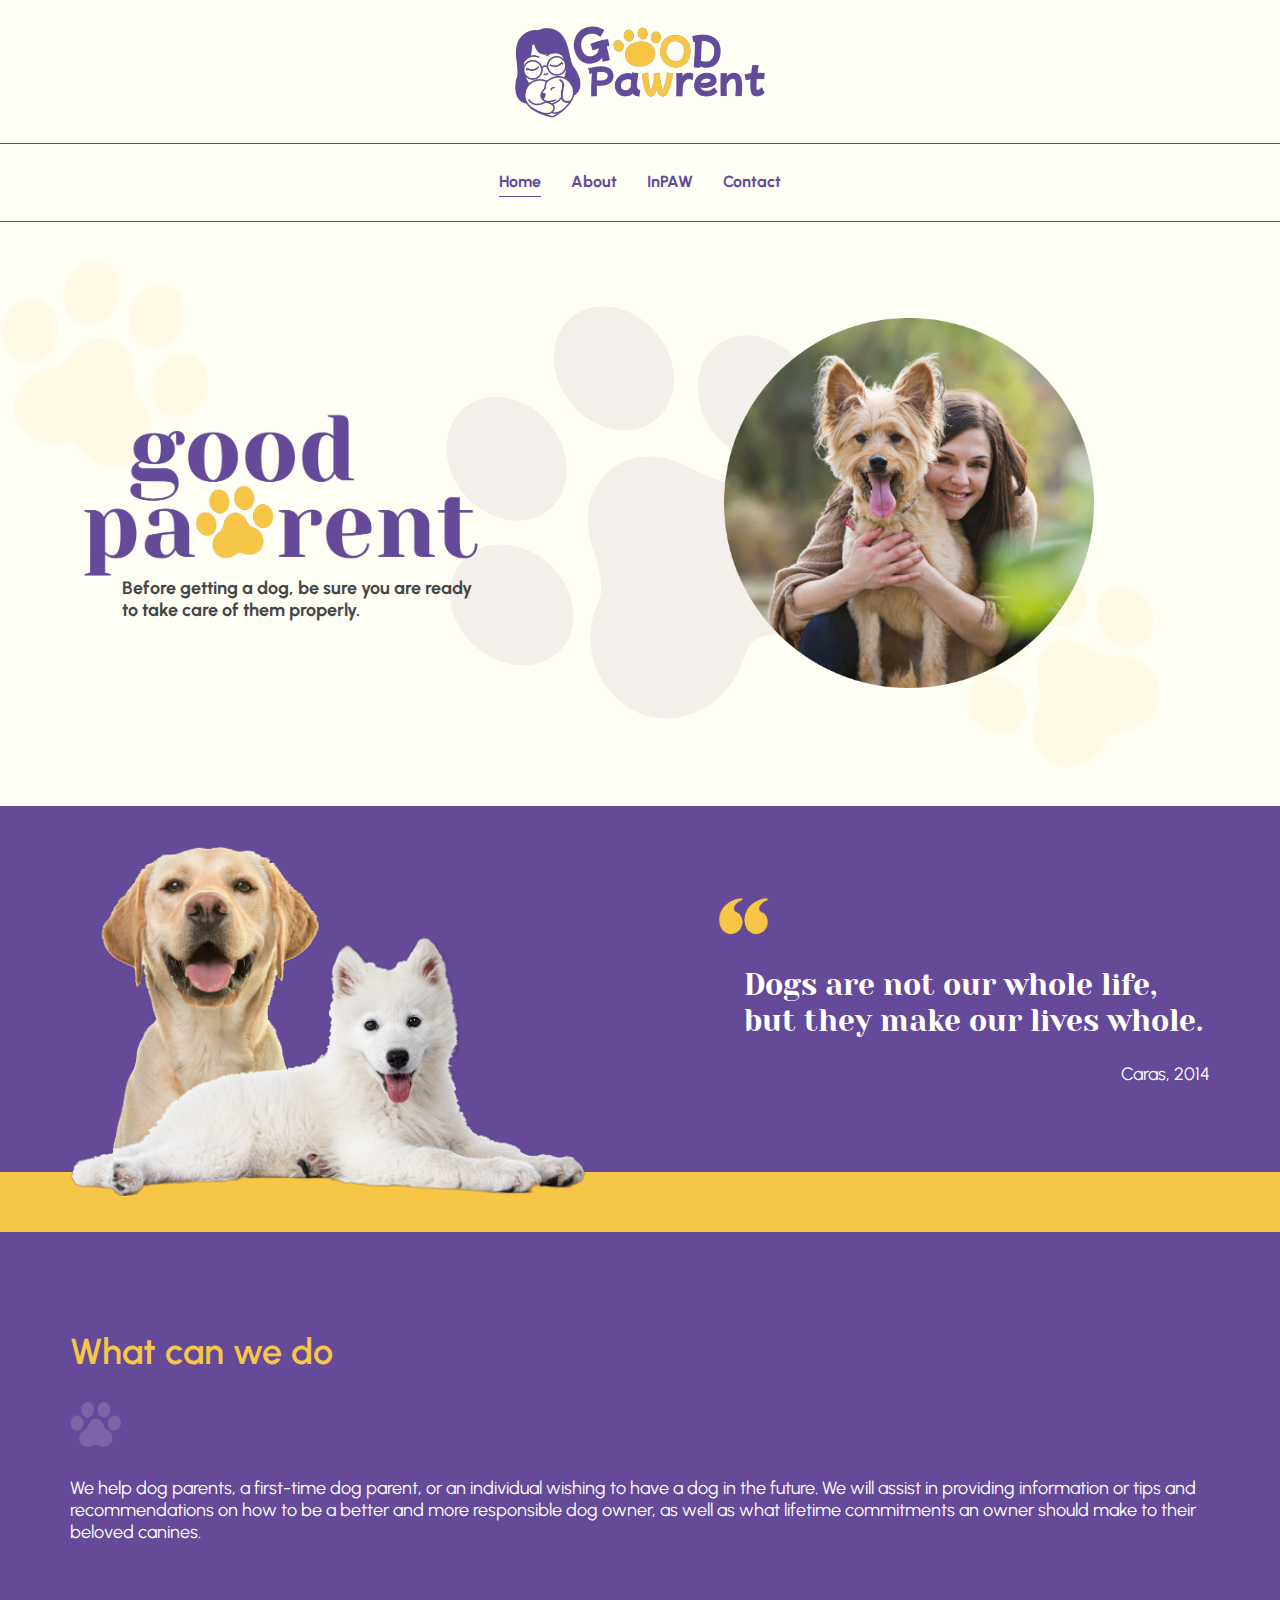
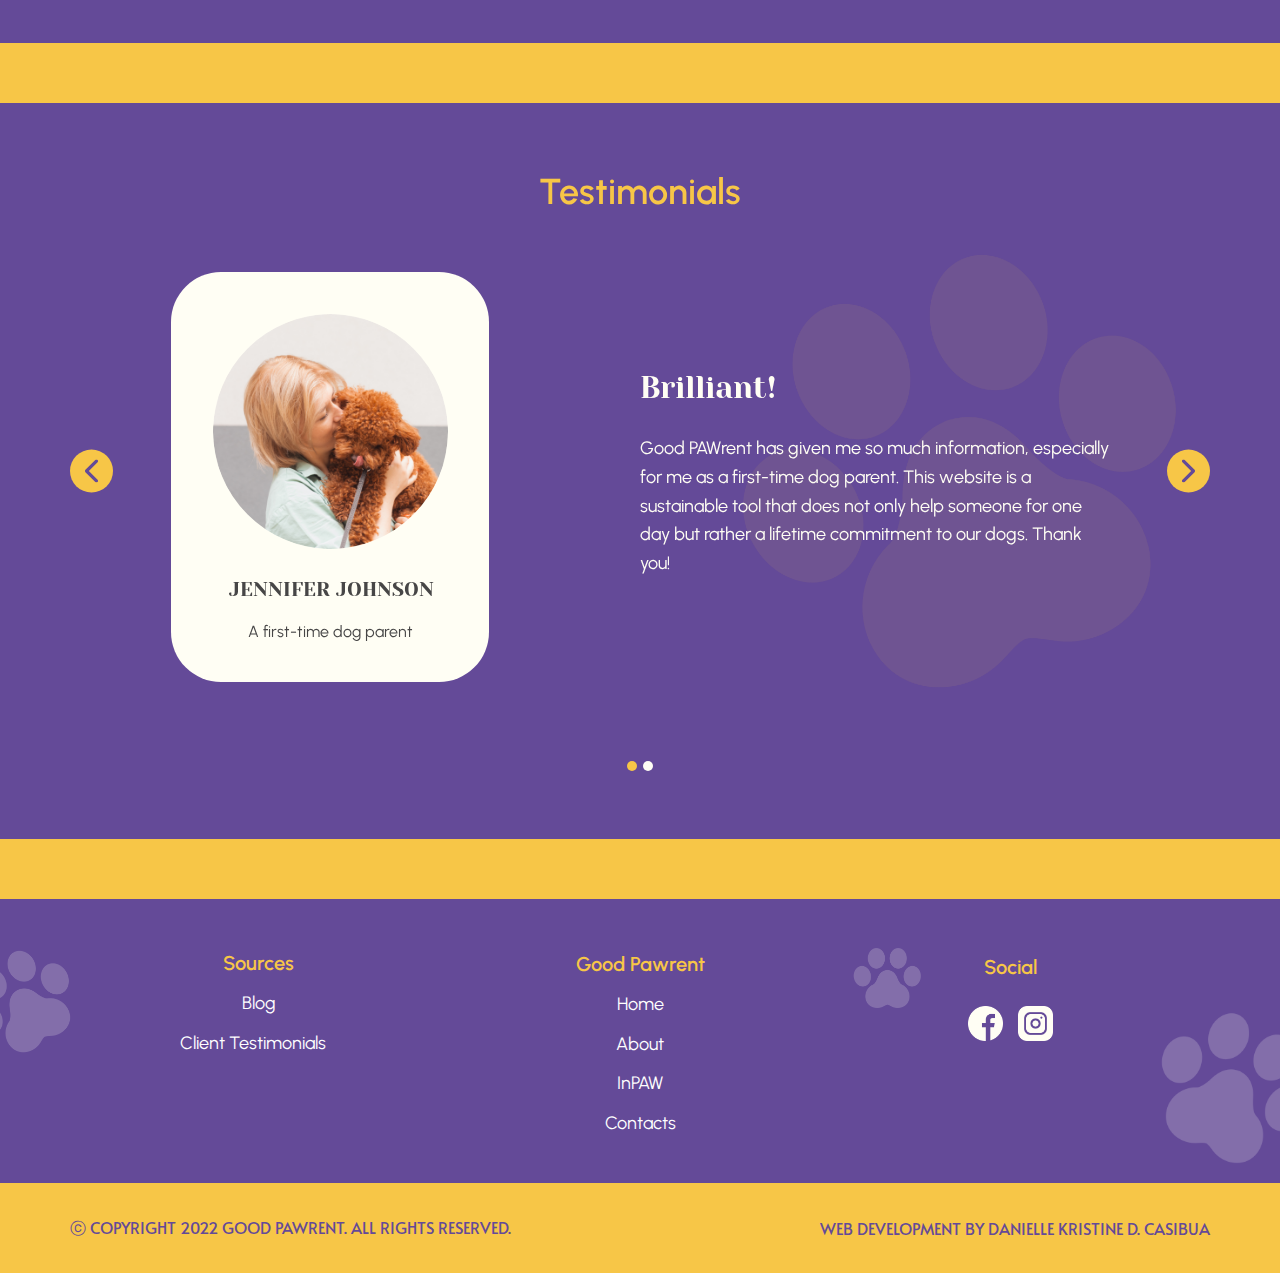
<file: index.html>
<!DOCTYPE html>
<html style="font-size: 16px;" lang="en"><head>
    <meta name="viewport" content="width=device-width, initial-scale=1.0">
    <meta charset="utf-8">
    <meta name="keywords" content="Testimonials">
    <meta name="description" content="">
    <title>Good Pawrent</title>
    <link rel="stylesheet" href="css/style.css" media="screen">
<link rel="stylesheet" href="css/index.css" media="screen">
    <script class="u-script" type="text/javascript" src="css/jquery.js" defer=""></script>
    <script class="u-script" type="text/javascript" src="css/style.js" defer=""></script>
    <link id="u-page-google-font" rel="stylesheet" href="https://fonts.googleapis.com/css?family=Yeseva+One:400|Urbanist:100,100i,200,200i,300,300i,400,400i,500,500i,600,600i,700,700i,800,800i,900,900i|Alata:400">
    <link rel="icon" href="images/favicon.png">
    
    
    <script type="application/ld+json">{
		"@context": "http://schema.org",
		"@type": "Organization",
		"name": "good pawrent"
}</script>
    <meta name="theme-color" content="#478ac9">
    <meta property="og:title" content="Good Pawrent">
    <meta property="og:description" content="">
    <meta property="og:type" content="website">
  </head>
  <body class="u-body u-overlap u-xl-mode" data-lang="en"><header class="u-border-1 u-border-custom-color-1 u-border-no-left u-border-no-right u-border-no-top u-clearfix u-custom-color-3 u-header u-sticky u-sticky-6cf4 u-header" id="sec-4fe6" data-animation-name="" data-animation-duration="0" data-animation-delay="0" data-animation-direction=""><img class="u-align-center u-enable-responsive u-image u-image-contain u-image-default u-preserve-proportions u-image-1" src="images/good-pawrent-logo.png" alt="" data-image-width="1080" data-image-height="331"><div class="u-align-center-xs u-border-1 u-border-custom-color-1 u-expanded-width-lg u-expanded-width-md u-expanded-width-sm u-expanded-width-xl u-line u-line-horizontal u-line-1"></div><nav class="u-align-center u-menu u-menu-one-level u-offcanvas u-menu-1" data-responsive-from="MD">
        <div class="menu-collapse u-custom-font" style="font-size: 1rem; letter-spacing: 0px; font-family: Urbanist; font-weight: 700;">
          <a class="u-button-style u-custom-active-border-color u-custom-active-color u-custom-border u-custom-border-color u-custom-border-radius u-custom-borders u-custom-color u-custom-hover-border-color u-custom-hover-color u-custom-left-right-menu-spacing u-custom-padding-bottom u-custom-text-active-color u-custom-text-color u-custom-text-hover-color u-custom-top-bottom-menu-spacing u-nav-link u-text-active-palette-1-base u-text-custom-color-1 u-text-hover-palette-2-base" href="#" style="font-size: calc(1em + 22px);">
            <svg class="u-svg-link" viewBox="0 0 24 24"><use xmlns:xlink="http://www.w3.org/1999/xlink" xlink:href="#menu-hamburger"></use></svg>
            <svg class="u-svg-content" version="1.1" id="menu-hamburger" viewBox="0 0 16 16" x="0px" y="0px" xmlns:xlink="http://www.w3.org/1999/xlink" xmlns="http://www.w3.org/2000/svg"><g><rect y="1" width="16" height="2"></rect><rect y="7" width="16" height="2"></rect><rect y="13" width="16" height="2"></rect>
</g></svg>
          </a>
        </div>
        <div class="u-custom-menu u-nav-container">
          <ul class="u-custom-font u-nav u-spacing-30 u-unstyled u-nav-1"><li class="u-nav-item"><a class="u-border-1 u-border-active-custom-color-1 u-border-hover-custom-color-2 u-border-no-left u-border-no-right u-border-no-top u-button-style u-nav-link u-text-active-custom-color-1 u-text-custom-color-1 u-text-hover-custom-color-2" href="index.html" style="padding: 6px 0px;">Home</a>
</li><li class="u-nav-item"><a class="u-border-1 u-border-active-custom-color-1 u-border-hover-custom-color-2 u-border-no-left u-border-no-right u-border-no-top u-button-style u-nav-link u-text-active-custom-color-1 u-text-custom-color-1 u-text-hover-custom-color-2" href="about.html" style="padding: 6px 0px;">About</a>
</li><li class="u-nav-item"><a class="u-border-1 u-border-active-custom-color-1 u-border-hover-custom-color-2 u-border-no-left u-border-no-right u-border-no-top u-button-style u-nav-link u-text-active-custom-color-1 u-text-custom-color-1 u-text-hover-custom-color-2" href="inpaw.html" style="padding: 6px 0px;">InPAW</a>
</li><li class="u-nav-item"><a class="u-border-1 u-border-active-custom-color-1 u-border-hover-custom-color-2 u-border-no-left u-border-no-right u-border-no-top u-button-style u-nav-link u-text-active-custom-color-1 u-text-custom-color-1 u-text-hover-custom-color-2" href="contact.html" style="padding: 6px 0px;">Contact</a>
</li></ul>
        </div>
        <div class="u-custom-menu u-nav-container-collapse">
          <div class="u-container-style u-custom-color-1 u-inner-container-layout u-opacity u-opacity-85 u-sidenav">
            <div class="u-inner-container-layout u-sidenav-overflow">
              <div class="u-menu-close"></div>
              <ul class="u-align-center u-custom-font u-nav u-popupmenu-items u-text-active-custom-color-2 u-text-custom-color-2 u-text-hover-custom-color-3 u-unstyled u-nav-2"><li class="u-nav-item"><a class="u-button-style u-nav-link" href="index.html">Home</a>
</li><li class="u-nav-item"><a class="u-button-style u-nav-link" href="about.html">About</a>
</li><li class="u-nav-item"><a class="u-button-style u-nav-link" href="inpaw.html">InPAW</a>
</li><li class="u-nav-item"><a class="u-button-style u-nav-link" href="contact.html">Contact</a>
</li></ul>
            </div>
          </div>
          <div class="u-custom-color-3 u-menu-overlay u-opacity u-opacity-60"></div>
        </div>
      </nav></header>
    <section class="u-clearfix u-custom-color-3 u-section-1" id="sec-9ea5">
      <div class="u-clearfix u-sheet u-sheet-1">
        <img class="u-align-center u-image u-image-contain u-image-default u-preserve-proportions u-image-1" src="images/paw-1.png" alt="" data-image-width="1080" data-image-height="1080">
        <img class="u-image u-image-contain u-image-default u-preserve-proportions u-image-2" src="images/paw-2.png" alt="" data-image-width="1080" data-image-height="1080">
        <img class="u-image u-image-contain u-image-default u-image-3" src="images/paw-3.png" alt="" data-image-width="1080" data-image-height="1080">
        <div class="u-clearfix u-expanded-width-xs u-group-elements u-group-elements-1"></div>
        <img class="u-image u-image-contain u-image-default u-preserve-proportions u-image-4" src="images/home-photo-1.png" alt="" data-image-width="1080" data-image-height="1080">
        <h6 class="u-align-left u-custom-font u-text u-text-custom-color-4 u-text-1"> Before getting a dog, be sure you are ready <br>to take care of them pro​perly.
        </h6>
        <img class="u-image u-image-contain u-image-default u-preserve-proportions u-image-5" src="images/good-pawrent-text.png" alt="" data-image-width="946" data-image-height="389">
      </div>
    </section>
    <section class="u-clearfix u-custom-color-1 u-section-2" id="sec-2860">
      <div class="u-align-center u-custom-color-2 u-expanded-width u-shape u-shape-rectangle u-shape-1"></div>
      <img class="u-image u-image-contain u-image-default u-preserve-proportions u-image-1" src="images/home-photo-2.png" alt="" data-image-width="1080" data-image-height="738">
      <img class="u-image u-image-contain u-image-default u-image-2" src="images/icon-1.png" alt="" data-image-width="1080" data-image-height="1080">
      <h3 class="u-align-left u-custom-font u-text u-text-1"> Dogs ar​e not our whole life,&nbsp;<br>but they make our lives whole.
      </h3>
      <h6 class="u-align-right u-custom-font u-text u-text-2"> Caras​, 2014</h6>
    </section>
    <section class="u-clearfix u-custom-color-1 u-valign-middle u-section-3" id="carousel_73d8">
      <div class="u-clearfix u-group-elements u-valign-middle u-group-elements-1">
        <h2 class="u-align-left u-custom-font u-text u-text-custom-color-2 u-text-1">What can we do</h2>
        <img class="u-image u-image-contain u-image-default u-preserve-proportions u-image-1" src="images/icon-2.png" alt="" data-image-width="1080" data-image-height="1080">
        <h6 class="u-align-left u-custom-font u-text u-text-2"> We help dog parents, a first-time dog parent, or an individual wishing to have a dog in the future. We will assist in providing information or tips and recommendations on how to be a better and more responsible dog owner, as well as what lifetime commitments an owner should make to their beloved canines. </h6>
      </div>
    </section>
    <section class="u-clearfix u-custom-color-2 u-section-4" id="sec-d056">
      <div class="u-clearfix u-sheet u-sheet-1"></div>
    </section>
    <section class="u-align-center u-clearfix u-custom-color-1 u-valign-middle-xl u-section-5" id="sec-7d6d">
      <img class="u-image u-image-contain u-image-default u-preserve-proportions u-image-1" src="images/icon-3.png" alt="" data-image-width="1080" data-image-height="1080">
      <div id="carousel-5989" data-interval="5000" data-u-ride="carousel" class="u-carousel u-slider u-slider-1">
        <ol class="u-absolute-hcenter u-carousel-indicators u-carousel-indicators-1">
          <li data-u-target="#carousel-5989" class="u-active u-active-custom-color-2 u-custom-color-3 u-hover-custom-color-2 u-shape-circle" data-u-slide-to="0" style="width: 10px; height: 10px;"></li>
          <li data-u-target="#carousel-5989" class="u-active-custom-color-2 u-custom-color-3 u-hover-custom-color-2 u-shape-circle" data-u-slide-to="1" style="width: 10px; height: 10px;"></li>
        </ol>
        <div class="u-carousel-inner" role="listbox">
          <div class="u-active u-carousel-item u-container-style u-slide u-carousel-item-1">
            <div class="u-container-layout u-container-layout-1">
              <h2 class="u-align-center u-custom-font u-text u-text-custom-color-2 u-text-default u-text-1">Testimonials</h2>
              <div class="u-container-style u-custom-color-3 u-group u-radius-50 u-shape-round u-group-1" data-animation-name="" data-animation-duration="0" data-animation-delay="0" data-animation-direction="">
                <div class="u-container-layout u-container-layout-2">
                  <div class="u-align-center u-clearfix u-group-elements u-group-elements-1">
                    <div alt="" class="u-expanded-width u-image u-image-circle u-preserve-proportions u-image-2" data-image-width="1080" data-image-height="1080">
                      <div class="u-preserve-proportions-child" style="padding-top: 100%;"></div>
                    </div>
                    <h4 class="u-custom-font u-text u-text-custom-color-4 u-text-default u-text-2"> JENNIFER JO​HNSON<br>
                    </h4>
                    <h6 class="u-custom-font u-text u-text-custom-color-4 u-text-default u-text-3"> A first-time dog​ parent</h6>
                  </div>
                </div>
              </div>
              <div class="u-clearfix u-group-elements u-group-elements-2">
                <h3 class="u-align-left u-custom-font u-text u-text-custom-color-3 u-text-default u-text-4"> Brilliant! </h3>
                <h6 class="u-align-left u-custom-font u-text u-text-custom-color-3 u-text-5"> Good PAWrent has given me so much information, especially for me as a first-time dog parent. This website is a sustainable tool that does not only help someone for one day but rather a lifetime commitment to our dogs. Thank you!</h6>
              </div>
            </div>
            <style data-mode="XL" data-visited="true"></style>
            <style data-mode="LG" data-visited="true"></style>
            <style data-mode="MD"></style>
            <style data-mode="SM"></style>
            <style data-mode="XS" data-visited="true"></style>
          </div>
          <div class="u-carousel-item u-container-align-center-xs u-container-style u-slide u-carousel-item-2">
            <div class="u-container-layout u-container-layout-3">
              <h2 class="u-align-center u-custom-font u-text u-text-custom-color-2 u-text-default u-text-6">Testimonials</h2>
              <div class="u-container-style u-custom-color-3 u-group u-radius-50 u-shape-round u-group-2" data-animation-name="" data-animation-duration="0" data-animation-delay="0" data-animation-direction="">
                <div class="u-container-layout u-container-layout-4">
                  <div class="u-align-center u-clearfix u-container-align-center u-group-elements u-group-elements-3">
                    <div alt="" class="u-expanded-width u-image u-image-circle u-preserve-proportions u-image-3" data-image-width="1080" data-image-height="1080">
                      <div class="u-preserve-proportions-child" style="padding-top: 100%;"></div>
                    </div>
                    <h4 class="u-align-center u-custom-font u-text u-text-custom-color-4 u-text-default u-text-7"> CON MCDONOUGH<br>
                    </h4>
                    <h6 class="u-align-center u-custom-font u-text u-text-custom-color-4 u-text-default u-text-8"> A dog​ parent</h6>
                  </div>
                </div>
              </div>
              <div class="u-clearfix u-group-elements u-group-elements-4">
                <h3 class="u-align-left u-custom-font u-text u-text-custom-color-3 u-text-9"> Very helpful website!</h3>
                <h6 class="u-align-left u-custom-font u-text u-text-custom-color-3 u-text-10"> I got worried because my dog was not eating for two days, so I told my friend about it. I had no idea where I should bring my dog, so she recommended this website. It helped me find a veterinary clinic nearby my place. This website is great for finding information on a variety of topics. The site is easy to navigate and has a ton of useful information. I would definitely recommend it to anyone looking for online resources.</h6>
              </div>
            </div>
            <style data-mode="XL" data-visited="true"></style>
            <style data-mode="LG" data-visited="true"></style>
            <style data-mode="MD"></style>
            <style data-mode="SM"></style>
            <style data-mode="XS" data-visited="true"></style>
          </div>
        </div>
        <a class="u-absolute-vcenter u-carousel-control u-carousel-control-prev u-custom-color-2 u-icon-circle u-spacing-10 u-text-custom-color-1 u-carousel-control-1" href="#carousel-5989" role="button" data-u-slide="prev">
          <span aria-hidden="true">
            <svg viewBox="0 0 451.847 451.847"><path d="M97.141,225.92c0-8.095,3.091-16.192,9.259-22.366L300.689,9.27c12.359-12.359,32.397-12.359,44.751,0
c12.354,12.354,12.354,32.388,0,44.748L173.525,225.92l171.903,171.909c12.354,12.354,12.354,32.391,0,44.744
c-12.354,12.365-32.386,12.365-44.745,0l-194.29-194.281C100.226,242.115,97.141,234.018,97.141,225.92z"></path></svg>
          </span>
          <span class="sr-only">
            <svg viewBox="0 0 451.847 451.847"><path d="M97.141,225.92c0-8.095,3.091-16.192,9.259-22.366L300.689,9.27c12.359-12.359,32.397-12.359,44.751,0
c12.354,12.354,12.354,32.388,0,44.748L173.525,225.92l171.903,171.909c12.354,12.354,12.354,32.391,0,44.744
c-12.354,12.365-32.386,12.365-44.745,0l-194.29-194.281C100.226,242.115,97.141,234.018,97.141,225.92z"></path></svg>
          </span>
        </a>
        <a class="u-absolute-vcenter u-carousel-control u-carousel-control-next u-custom-color-2 u-icon-circle u-spacing-10 u-text-custom-color-1 u-carousel-control-2" href="#carousel-5989" role="button" data-u-slide="next">
          <span aria-hidden="true">
            <svg viewBox="0 0 451.846 451.847"><path d="M345.441,248.292L151.154,442.573c-12.359,12.365-32.397,12.365-44.75,0c-12.354-12.354-12.354-32.391,0-44.744
L278.318,225.92L106.409,54.017c-12.354-12.359-12.354-32.394,0-44.748c12.354-12.359,32.391-12.359,44.75,0l194.287,194.284
c6.177,6.18,9.262,14.271,9.262,22.366C354.708,234.018,351.617,242.115,345.441,248.292z"></path></svg>
          </span>
          <span class="sr-only">
            <svg viewBox="0 0 451.846 451.847"><path d="M345.441,248.292L151.154,442.573c-12.359,12.365-32.397,12.365-44.75,0c-12.354-12.354-12.354-32.391,0-44.744
L278.318,225.92L106.409,54.017c-12.354-12.359-12.354-32.394,0-44.748c12.354-12.359,32.391-12.359,44.75,0l194.287,194.284
c6.177,6.18,9.262,14.271,9.262,22.366C354.708,234.018,351.617,242.115,345.441,248.292z"></path></svg>
          </span>
        </a>
      </div>
    </section>
    <section class="u-clearfix u-custom-color-2 u-section-6" id="sec-21d2">
      <div class="u-clearfix u-sheet u-sheet-1"></div>
    </section>
    <section class="u-clearfix u-custom-color-1 u-section-7" id="sec-b401">
      <div class="u-clearfix u-sheet u-sheet-1">
        <img class="u-image u-image-default u-preserve-proportions u-image-1" src="images/paw-7.png" alt="" data-image-width="1080" data-image-height="1080">
        <img class="u-image u-image-default u-preserve-proportions u-image-2" src="images/paw-5.png" alt="" data-image-width="1080" data-image-height="1080">
        <img class="u-image u-image-default u-preserve-proportions u-image-3" src="images/paw-6.png" alt="" data-image-width="1080" data-image-height="1080">
        <div class="u-clearfix u-group-elements u-group-elements-1"></div>
        <div class="u-clearfix u-container-align-left-xs u-group-elements u-group-elements-2">
          <h6 class="u-align-center-lg u-align-center-md u-align-center-sm u-align-center-xl u-align-left-xs u-custom-font u-text u-text-custom-color-2 u-text-default u-text-1">Sources</h6>
          <h6 class="u-align-center-lg u-align-center-md u-align-center-sm u-align-center-xl u-align-left-xs u-custom-font u-text u-text-default u-text-2">Blog</h6>
          <h6 class="u-align-center-lg u-align-center-md u-align-center-sm u-align-center-xl u-align-left-xs u-custom-font u-text u-text-default u-text-3">Client Testimonials</h6>
        </div>
        <div class="u-clearfix u-container-align-center-lg u-container-align-center-md u-container-align-center-sm u-container-align-center-xl u-container-align-left-xs u-group-elements u-group-elements-3">
          <h6 class="u-align-center-lg u-align-center-md u-align-center-sm u-align-center-xl u-align-left-xs u-custom-font u-text u-text-custom-color-2 u-text-4">Good Pawrent</h6>
          <h6 class="u-align-center-lg u-align-center-md u-align-center-sm u-align-center-xl u-align-left-xs u-custom-font u-text u-text-5">Home</h6>
          <h6 class="u-align-center-lg u-align-center-md u-align-center-sm u-align-center-xl u-align-left-xs u-custom-font u-text u-text-6">About</h6>
          <h6 class="u-align-center-lg u-align-center-md u-align-center-sm u-align-center-xl u-align-left-xs u-custom-font u-text u-text-default u-text-7">InPAW</h6>
          <h6 class="u-align-center-lg u-align-center-md u-align-center-sm u-align-center-xl u-align-left-xs u-custom-font u-text u-text-8">Contacts</h6>
        </div>
        <div class="u-clearfix u-group-elements u-group-elements-4">
          <h6 class="u-align-center-lg u-align-center-md u-align-center-sm u-align-center-xl u-align-left-xs u-custom-font u-text u-text-custom-color-2 u-text-9">Social</h6>
          <div class="u-clearfix u-expanded-width u-group-elements u-group-elements-5">
            <h6 class="u-align-center u-custom-font u-text u-text-10"><span class="u-file-icon u-icon u-text-custom-color-3 u-icon-1"><img src="images/ig-icon.png" alt=""></span>
            </h6>
            <h6 class="u-align-center u-custom-font u-text u-text-custom-color-2 u-text-11"><span class="u-file-icon u-icon u-text-custom-color-3 u-icon-2"><img src="images/fb-icon2.png" alt=""></span>
            </h6>
          </div>
          <h6 class="u-align-center-lg u-align-center-md u-align-center-sm u-align-center-xl u-align-left-xs u-custom-font u-text u-text-custom-color-2 u-text-12"></h6>
        </div>
      </div>
    </section>
    
    
    <footer class="u-align-center u-clearfix u-custom-color-2 u-footer u-footer" id="sec-ace1"><div class="u-clearfix u-sheet u-sheet-1">
        <p class="u-align-center-xs u-custom-font u-text u-text-custom-color-1 u-text-default-lg u-text-default-md u-text-default-sm u-text-default-xl u-text-1"> ⓒ COPYRIGHT 2022 GOOD PAWRENT. ALL RIGHTS RESERVED.&nbsp;<br>
        </p>
        <p class="u-align-center-xs u-custom-font u-text u-text-custom-color-1 u-text-default-lg u-text-default-md u-text-default-sm u-text-default-xl u-text-2"> WEB DEVELOPMENT BY DANIELLE KRISTINE D. CASIBUA<br>
        </p>
      </div></footer><span style="height: 64px; width: 64px; margin-left: 0px; margin-right: auto; margin-top: 0px; background-image: none; right: 20px; bottom: 20px; padding: 17px;" class="u-back-to-top u-custom-color-3 u-icon u-icon-circle u-opacity u-opacity-85 u-text-custom-color-1" data-href="#">
        <svg class="u-svg-link" preserveAspectRatio="xMidYMin slice" viewBox="0 0 551.13 551.13"><use xmlns:xlink="http://www.w3.org/1999/xlink" xlink:href="#svg-1d98"></use></svg>
        <svg class="u-svg-content" enable-background="new 0 0 551.13 551.13" viewBox="0 0 551.13 551.13" xmlns="http://www.w3.org/2000/svg" id="svg-1d98"><path d="m275.565 189.451 223.897 223.897h51.668l-275.565-275.565-275.565 275.565h51.668z"></path></svg>
    </span>
  
</body></html>
</file>
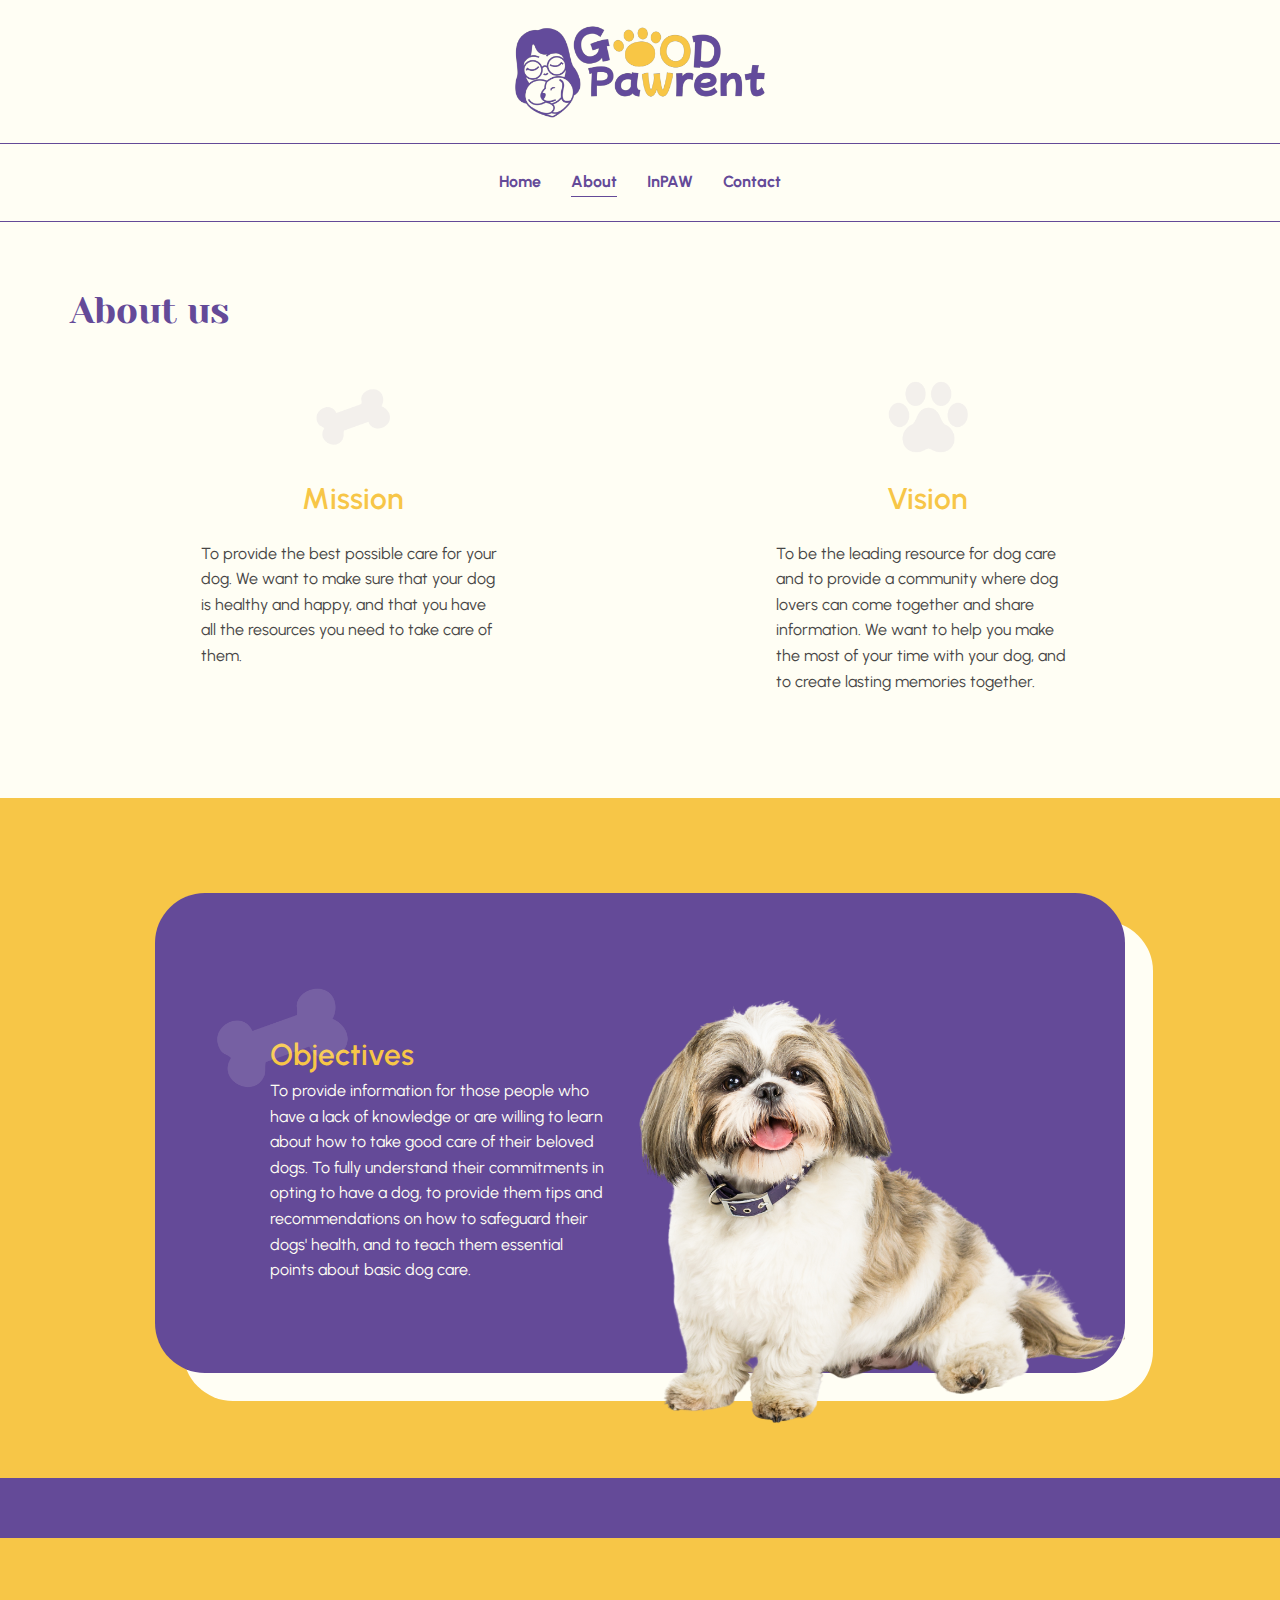
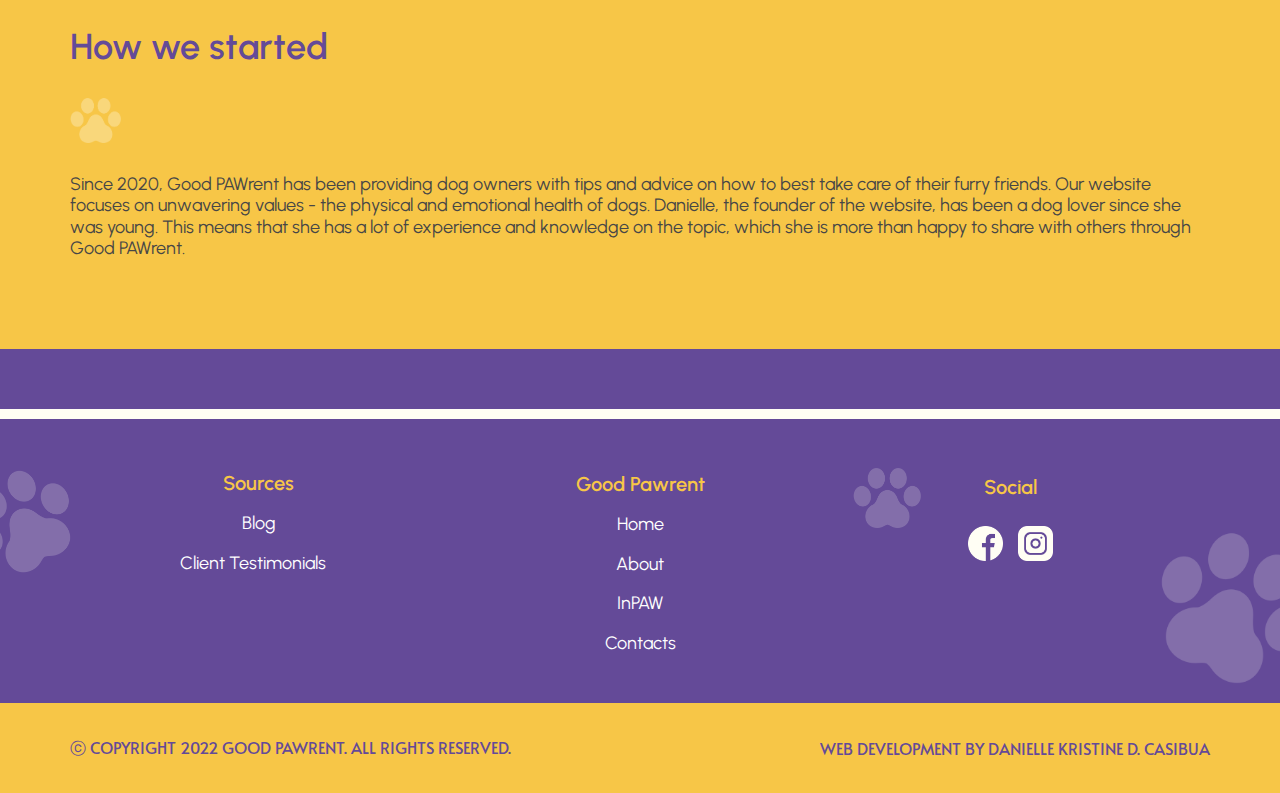
<file: about.html>
<!DOCTYPE html>
<html style="font-size: 16px;" lang="en"><head>
    <meta name="viewport" content="width=device-width, initial-scale=1.0">
    <meta charset="utf-8">
    <meta name="keywords" content="About us, About us">
    <meta name="description" content="">
    <title>About</title>
    <link rel="stylesheet" href="css/style.css" media="screen">
<link rel="stylesheet" href="css/about.css" media="screen">
    <script class="u-script" type="text/javascript" src="css/jquery.js" defer=""></script>
    <script class="u-script" type="text/javascript" src="css/style.js" defer=""></script>
    <link id="u-page-google-font" rel="stylesheet" href="https://fonts.googleapis.com/css?family=Yeseva+One:400|Urbanist:100,100i,200,200i,300,300i,400,400i,500,500i,600,600i,700,700i,800,800i,900,900i|Alata:400">
    <link rel="icon" href="images/favicon.png">
    
    
    <script type="application/ld+json">{
		"@context": "http://schema.org",
		"@type": "Organization",
		"name": "good pawrent"
}</script>
    <meta name="theme-color" content="#478ac9">
    <meta property="og:title" content="About">
    <meta property="og:description" content="">
    <meta property="og:type" content="website">
  </head>
  <body class="u-body u-overlap u-xl-mode" data-lang="en"><header class="u-border-1 u-border-custom-color-1 u-border-no-left u-border-no-right u-border-no-top u-clearfix u-custom-color-3 u-header u-sticky u-sticky-6cf4 u-header" id="sec-4fe6" data-animation-name="" data-animation-duration="0" data-animation-delay="0" data-animation-direction=""><img class="u-align-center u-enable-responsive u-image u-image-contain u-image-default u-preserve-proportions u-image-1" src="images/good-pawrent-logo.png" alt="" data-image-width="1080" data-image-height="331"><div class="u-align-center-xs u-border-1 u-border-custom-color-1 u-expanded-width-lg u-expanded-width-md u-expanded-width-sm u-expanded-width-xl u-line u-line-horizontal u-line-1"></div><nav class="u-align-center u-menu u-menu-one-level u-offcanvas u-menu-1" data-responsive-from="MD">
        <div class="menu-collapse u-custom-font" style="font-size: 1rem; letter-spacing: 0px; font-family: Urbanist; font-weight: 700;">
          <a class="u-button-style u-custom-active-border-color u-custom-active-color u-custom-border u-custom-border-color u-custom-border-radius u-custom-borders u-custom-color u-custom-hover-border-color u-custom-hover-color u-custom-left-right-menu-spacing u-custom-padding-bottom u-custom-text-active-color u-custom-text-color u-custom-text-hover-color u-custom-top-bottom-menu-spacing u-nav-link u-text-active-palette-1-base u-text-custom-color-1 u-text-hover-palette-2-base" href="#" style="font-size: calc(1em + 22px);">
            <svg class="u-svg-link" viewBox="0 0 24 24"><use xmlns:xlink="http://www.w3.org/1999/xlink" xlink:href="#menu-hamburger"></use></svg>
            <svg class="u-svg-content" version="1.1" id="menu-hamburger" viewBox="0 0 16 16" x="0px" y="0px" xmlns:xlink="http://www.w3.org/1999/xlink" xmlns="http://www.w3.org/2000/svg"><g><rect y="1" width="16" height="2"></rect><rect y="7" width="16" height="2"></rect><rect y="13" width="16" height="2"></rect>
</g></svg>
          </a>
        </div>
        <div class="u-custom-menu u-nav-container">
          <ul class="u-custom-font u-nav u-spacing-30 u-unstyled u-nav-1"><li class="u-nav-item"><a class="u-border-1 u-border-active-custom-color-1 u-border-hover-custom-color-2 u-border-no-left u-border-no-right u-border-no-top u-button-style u-nav-link u-text-active-custom-color-1 u-text-custom-color-1 u-text-hover-custom-color-2" href="index.html" style="padding: 6px 0px;">Home</a>
</li><li class="u-nav-item"><a class="u-border-1 u-border-active-custom-color-1 u-border-hover-custom-color-2 u-border-no-left u-border-no-right u-border-no-top u-button-style u-nav-link u-text-active-custom-color-1 u-text-custom-color-1 u-text-hover-custom-color-2" href="about.html" style="padding: 6px 0px;">About</a>
</li><li class="u-nav-item"><a class="u-border-1 u-border-active-custom-color-1 u-border-hover-custom-color-2 u-border-no-left u-border-no-right u-border-no-top u-button-style u-nav-link u-text-active-custom-color-1 u-text-custom-color-1 u-text-hover-custom-color-2" href="inpaw.html" style="padding: 6px 0px;">InPAW</a>
</li><li class="u-nav-item"><a class="u-border-1 u-border-active-custom-color-1 u-border-hover-custom-color-2 u-border-no-left u-border-no-right u-border-no-top u-button-style u-nav-link u-text-active-custom-color-1 u-text-custom-color-1 u-text-hover-custom-color-2" href="contact.html" style="padding: 6px 0px;">Contact</a>
</li></ul>
        </div>
        <div class="u-custom-menu u-nav-container-collapse">
          <div class="u-container-style u-custom-color-1 u-inner-container-layout u-opacity u-opacity-85 u-sidenav">
            <div class="u-inner-container-layout u-sidenav-overflow">
              <div class="u-menu-close"></div>
              <ul class="u-align-center u-custom-font u-nav u-popupmenu-items u-text-active-custom-color-2 u-text-custom-color-2 u-text-hover-custom-color-3 u-unstyled u-nav-2"><li class="u-nav-item"><a class="u-button-style u-nav-link" href="index.html">Home</a>
</li><li class="u-nav-item"><a class="u-button-style u-nav-link" href="about.html">About</a>
</li><li class="u-nav-item"><a class="u-button-style u-nav-link" href="inpaw.html">InPAW</a>
</li><li class="u-nav-item"><a class="u-button-style u-nav-link" href="contact.html">Contact</a>
</li></ul>
            </div>
          </div>
          <div class="u-custom-color-3 u-menu-overlay u-opacity u-opacity-60"></div>
        </div>
      </nav></header>
    <section class="u-clearfix u-custom-color-3 u-section-1" id="sec-c8ce">
      <div class="u-clearfix u-sheet u-sheet-1">
        <h2 class="u-custom-font u-text u-text-custom-color-1 u-text-default u-text-1">About us</h2>
        <div class="u-expanded-width u-list u-list-1">
          <div class="u-repeater u-repeater-1">
            <div class="u-container-style u-list-item u-repeater-item">
              <div class="u-container-layout u-similar-container u-valign-top-xs u-container-layout-1">
                <img class="u-image u-image-default u-image-1" src="images/icon-4.png" alt="" data-image-width="1080" data-image-height="1080">
                <h3 class="u-align-center u-custom-font u-text u-text-custom-color-2 u-text-default u-text-2">Mission</h3>
                <p class="u-align-left u-custom-font u-text u-text-custom-color-4 u-text-3">To provide the best possible care for your dog. We want to make sure that your dog is healthy and happy, and that you have all the resources you need to take care of them.</p>
              </div>
            </div>
            <div class="u-container-style u-list-item u-repeater-item">
              <div class="u-container-layout u-similar-container u-valign-top-xs u-container-layout-2">
                <img class="u-image u-image-default u-image-2" src="images/icon-10.png" alt="" data-image-width="1080" data-image-height="1080">
                <h3 class="u-align-center u-custom-font u-text u-text-custom-color-2 u-text-default u-text-4">Vision</h3>
                <p class="u-align-left u-custom-font u-text u-text-custom-color-4 u-text-5">To be the leading resource for dog care and to provide a community where dog lovers can come together and share information. We want to help you make the most of your time with your dog, and to create lasting memories together.</p>
              </div>
            </div>
          </div>
        </div>
      </div>
    </section>
    <section class="u-align-center u-clearfix u-custom-color-2 u-section-2" id="sec-58ce">
      <div class="u-clearfix u-sheet u-sheet-1">
        <div class="u-custom-color-3 u-radius-50 u-shape u-shape-round u-shape-1"></div>
        <div class="u-container-style u-custom-color-1 u-group u-radius-50 u-shape-round u-group-1">
          <div class="u-container-layout u-container-layout-1">
            <p class="u-align-left u-custom-font u-text u-text-custom-color-3 u-text-1"> To provide information for those people who have a lack of knowledge or are willing to learn about how to take good care of their beloved dogs. To fully understand their commitments in opting to have a dog, to provide th​em tips and recommendations on how to safeguard their dogs' health, and to teach them essential points about basic dog care.</p>
            <h3 class="u-align-center u-custom-font u-text u-text-custom-color-2 u-text-default u-text-2">Objectives</h3>
            <img class="u-image u-image-contain u-image-default u-preserve-proportions u-image-1" src="images/icon-11.png" alt="" data-image-width="1080" data-image-height="1080">
          </div>
        </div>
        <img class="u-expanded-width-xs u-image u-image-contain u-image-default u-preserve-proportions u-image-2" src="images/about-photo-1.png" alt="" data-image-width="1080" data-image-height="1080">
      </div>
    </section>
    <section class="u-clearfix u-custom-color-1 u-section-3" id="sec-dc6e">
      <div class="u-clearfix u-sheet u-sheet-1"></div>
    </section>
    <section class="u-clearfix u-custom-color-2 u-valign-middle-lg u-valign-middle-md u-valign-middle-sm u-valign-middle-xs u-section-4" id="sec-0814">
      <div class="u-clearfix u-sheet u-valign-middle u-sheet-1">
        <div class="u-clearfix u-group-elements u-group-elements-1">
          <h2 class="u-align-left u-custom-font u-text u-text-custom-color-1 u-text-1">How we started</h2>
          <img class="u-image u-image-contain u-image-default u-preserve-proportions u-image-1" src="images/icon-12.png" alt="" data-image-width="1080" data-image-height="1080">
          <h6 class="u-align-left u-custom-font u-text u-text-custom-color-4 u-text-2"> Since 2020, Good PAWrent has been providing dog owners with tips and advice on how to best take care of their furry friends. Our website focuses on unwavering values - the physical and emotional health of dogs. Danielle, the founder of the website, has been a dog lover since she was young. This means that she ​has a lot of experience and knowledge on the topic, which she is more than happy to share with others through Good PAWrent. </h6>
        </div>
      </div>
    </section>
    <section class="u-clearfix u-custom-color-1 u-section-5" id="carousel_2df5">
      <div class="u-clearfix u-sheet u-sheet-1"></div>
    </section>
    <section class="u-clearfix u-custom-color-3 u-section-6" id="sec-e815">
      <div class="u-clearfix u-sheet u-sheet-1"></div>
    </section>
    <section class="u-clearfix u-custom-color-1 u-section-7" id="sec-0951">
      <div class="u-clearfix u-sheet u-sheet-1">
        <img class="u-image u-image-default u-preserve-proportions u-image-1" src="images/paw-7.png" alt="" data-image-width="1080" data-image-height="1080">
        <img class="u-image u-image-default u-preserve-proportions u-image-2" src="images/paw-5.png" alt="" data-image-width="1080" data-image-height="1080">
        <img class="u-image u-image-default u-preserve-proportions u-image-3" src="images/paw-6.png" alt="" data-image-width="1080" data-image-height="1080">
        <div class="u-clearfix u-group-elements u-group-elements-1"></div>
        <div class="u-clearfix u-container-align-left-xs u-group-elements u-group-elements-2">
          <h6 class="u-align-center-lg u-align-center-md u-align-center-sm u-align-center-xl u-align-left-xs u-custom-font u-text u-text-custom-color-2 u-text-default u-text-1">Sources</h6>
          <h6 class="u-align-center-lg u-align-center-md u-align-center-sm u-align-center-xl u-align-left-xs u-custom-font u-text u-text-default u-text-2">Blog</h6>
          <h6 class="u-align-center-lg u-align-center-md u-align-center-sm u-align-center-xl u-align-left-xs u-custom-font u-text u-text-default u-text-3">Client Testimonials</h6>
        </div>
        <div class="u-clearfix u-container-align-center-lg u-container-align-center-md u-container-align-center-sm u-container-align-center-xl u-container-align-left-xs u-group-elements u-group-elements-3">
          <h6 class="u-align-center-lg u-align-center-md u-align-center-sm u-align-center-xl u-align-left-xs u-custom-font u-text u-text-custom-color-2 u-text-4">Good Pawrent</h6>
          <h6 class="u-align-center-lg u-align-center-md u-align-center-sm u-align-center-xl u-align-left-xs u-custom-font u-text u-text-5">Home</h6>
          <h6 class="u-align-center-lg u-align-center-md u-align-center-sm u-align-center-xl u-align-left-xs u-custom-font u-text u-text-6">About</h6>
          <h6 class="u-align-center-lg u-align-center-md u-align-center-sm u-align-center-xl u-align-left-xs u-custom-font u-text u-text-default u-text-7">InPAW</h6>
          <h6 class="u-align-center-lg u-align-center-md u-align-center-sm u-align-center-xl u-align-left-xs u-custom-font u-text u-text-8">Contacts</h6>
        </div>
        <div class="u-clearfix u-group-elements u-group-elements-4">
          <h6 class="u-align-center-lg u-align-center-md u-align-center-sm u-align-center-xl u-align-left-xs u-custom-font u-text u-text-custom-color-2 u-text-9">Social</h6>
          <div class="u-clearfix u-expanded-width u-group-elements u-group-elements-5">
            <h6 class="u-align-center u-custom-font u-text u-text-10"><span class="u-file-icon u-icon u-text-custom-color-3 u-icon-1"><img src="images/ig-icon.png" alt=""></span>
            </h6>
            <h6 class="u-align-center u-custom-font u-text u-text-custom-color-2 u-text-11"><span class="u-file-icon u-icon u-text-custom-color-3 u-icon-2"><img src="images/fb-icon2.png" alt=""></span>
            </h6>
          </div>
          <h6 class="u-align-center-lg u-align-center-md u-align-center-sm u-align-center-xl u-align-left-xs u-custom-font u-text u-text-custom-color-2 u-text-12"></h6>
        </div>
      </div>
    </section>
    
    
    <footer class="u-align-center u-clearfix u-custom-color-2 u-footer u-footer" id="sec-ace1"><div class="u-clearfix u-sheet u-sheet-1">
        <p class="u-align-center-xs u-custom-font u-text u-text-custom-color-1 u-text-default-lg u-text-default-md u-text-default-sm u-text-default-xl u-text-1"> ⓒ COPYRIGHT 2022 GOOD PAWRENT. ALL RIGHTS RESERVED.&nbsp;<br>
        </p>
        <p class="u-align-center-xs u-custom-font u-text u-text-custom-color-1 u-text-default-lg u-text-default-md u-text-default-sm u-text-default-xl u-text-2"> WEB DEVELOPMENT BY DANIELLE KRISTINE D. CASIBUA<br>
        </p>
      </div></footer><span style="height: 64px; width: 64px; margin-left: 0px; margin-right: auto; margin-top: 0px; background-image: none; right: 20px; bottom: 20px; padding: 17px;" class="u-back-to-top u-custom-color-3 u-icon u-icon-circle u-opacity u-opacity-85 u-text-custom-color-1" data-href="#">
        <svg class="u-svg-link" preserveAspectRatio="xMidYMin slice" viewBox="0 0 551.13 551.13"><use xmlns:xlink="http://www.w3.org/1999/xlink" xlink:href="#svg-1d98"></use></svg>
        <svg class="u-svg-content" enable-background="new 0 0 551.13 551.13" viewBox="0 0 551.13 551.13" xmlns="http://www.w3.org/2000/svg" id="svg-1d98"><path d="m275.565 189.451 223.897 223.897h51.668l-275.565-275.565-275.565 275.565h51.668z"></path></svg>
    </span>
  
</body></html>
</file>
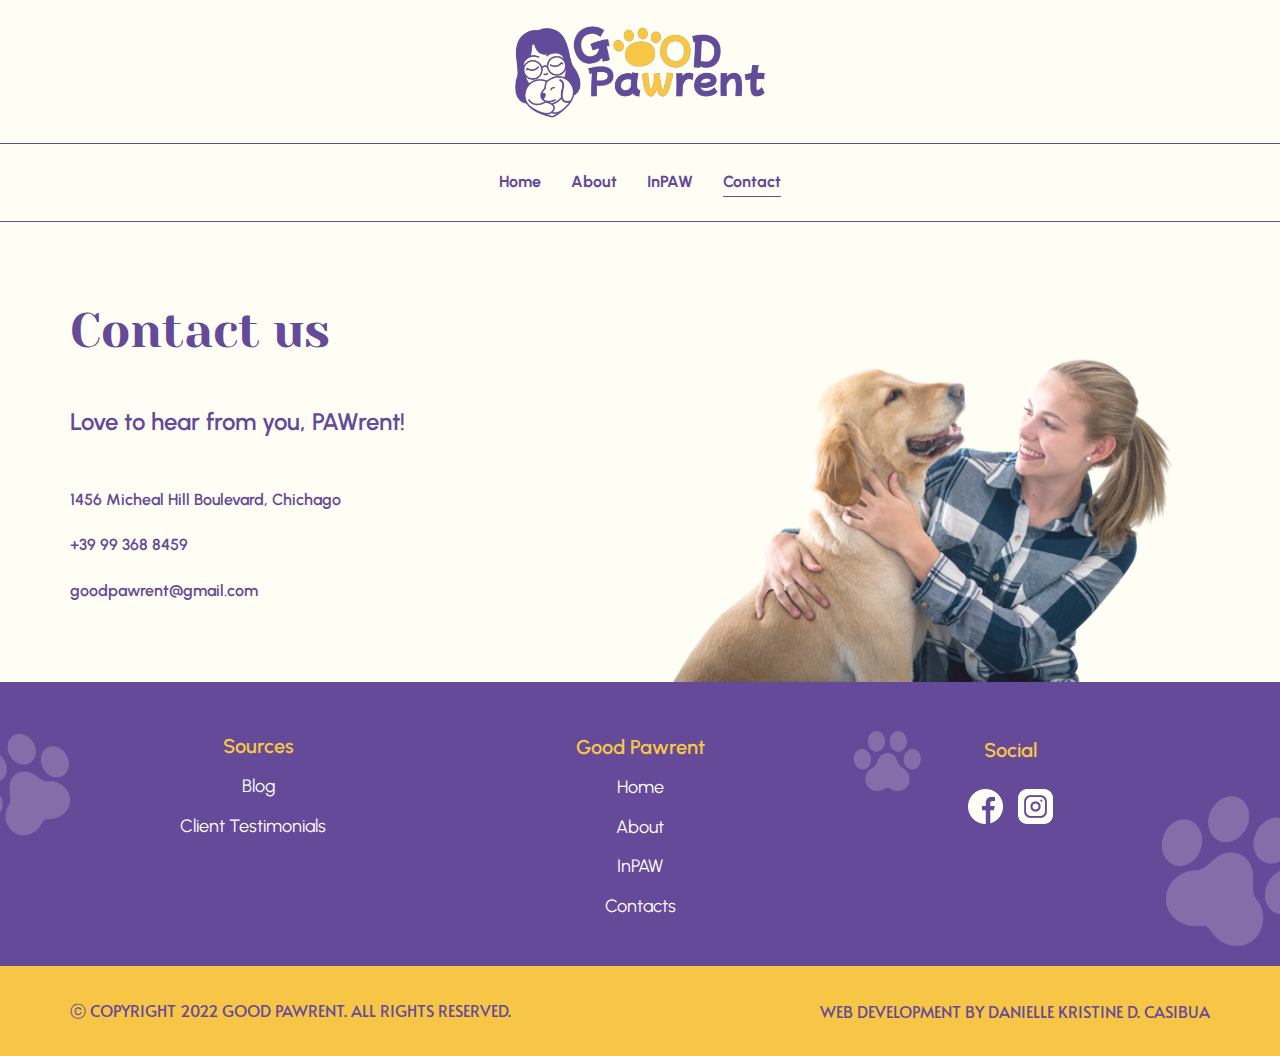
<file: contact.html>
<!DOCTYPE html>
<html style="font-size: 16px;" lang="en"><head>
    <meta name="viewport" content="width=device-width, initial-scale=1.0">
    <meta charset="utf-8">
    <meta name="keywords" content="">
    <meta name="description" content="">
    <title>Contact</title>
    <link rel="stylesheet" href="css/style.css" media="screen">
<link rel="stylesheet" href="css/contact.css" media="screen">
    <script class="u-script" type="text/javascript" src="css/jquery.js" defer=""></script>
    <script class="u-script" type="text/javascript" src="css/style.js" defer=""></script>
    <link id="u-page-google-font" rel="stylesheet" href="https://fonts.googleapis.com/css?family=Yeseva+One:400|Urbanist:100,100i,200,200i,300,300i,400,400i,500,500i,600,600i,700,700i,800,800i,900,900i|Alata:400">
    <link rel="icon" href="images/favicon.png">
    
    
    <script type="application/ld+json">{
		"@context": "http://schema.org",
		"@type": "Organization",
		"name": "good pawrent"
}</script>
    <meta name="theme-color" content="#478ac9">
    <meta property="og:title" content="Contact">
    <meta property="og:description" content="">
    <meta property="og:type" content="website">
  </head>
  <body class="u-body u-xl-mode" data-lang="en"><header class="u-border-1 u-border-custom-color-1 u-border-no-left u-border-no-right u-border-no-top u-clearfix u-custom-color-3 u-header u-sticky u-sticky-6cf4 u-header" id="sec-4fe6" data-animation-name="" data-animation-duration="0" data-animation-delay="0" data-animation-direction=""><img class="u-align-center u-enable-responsive u-image u-image-contain u-image-default u-preserve-proportions u-image-1" src="images/good-pawrent-logo.png" alt="" data-image-width="1080" data-image-height="331"><div class="u-align-center-xs u-border-1 u-border-custom-color-1 u-expanded-width-lg u-expanded-width-md u-expanded-width-sm u-expanded-width-xl u-line u-line-horizontal u-line-1"></div><nav class="u-align-center u-menu u-menu-one-level u-offcanvas u-menu-1" data-responsive-from="MD">
        <div class="menu-collapse u-custom-font" style="font-size: 1rem; letter-spacing: 0px; font-family: Urbanist; font-weight: 700;">
          <a class="u-button-style u-custom-active-border-color u-custom-active-color u-custom-border u-custom-border-color u-custom-border-radius u-custom-borders u-custom-color u-custom-hover-border-color u-custom-hover-color u-custom-left-right-menu-spacing u-custom-padding-bottom u-custom-text-active-color u-custom-text-color u-custom-text-hover-color u-custom-top-bottom-menu-spacing u-nav-link u-text-active-palette-1-base u-text-custom-color-1 u-text-hover-palette-2-base" href="#" style="font-size: calc(1em + 22px);">
            <svg class="u-svg-link" viewBox="0 0 24 24"><use xmlns:xlink="http://www.w3.org/1999/xlink" xlink:href="#menu-hamburger"></use></svg>
            <svg class="u-svg-content" version="1.1" id="menu-hamburger" viewBox="0 0 16 16" x="0px" y="0px" xmlns:xlink="http://www.w3.org/1999/xlink" xmlns="http://www.w3.org/2000/svg"><g><rect y="1" width="16" height="2"></rect><rect y="7" width="16" height="2"></rect><rect y="13" width="16" height="2"></rect>
</g></svg>
          </a>
        </div>
        <div class="u-custom-menu u-nav-container">
          <ul class="u-custom-font u-nav u-spacing-30 u-unstyled u-nav-1"><li class="u-nav-item"><a class="u-border-1 u-border-active-custom-color-1 u-border-hover-custom-color-2 u-border-no-left u-border-no-right u-border-no-top u-button-style u-nav-link u-text-active-custom-color-1 u-text-custom-color-1 u-text-hover-custom-color-2" href="index.html" style="padding: 6px 0px;">Home</a>
</li><li class="u-nav-item"><a class="u-border-1 u-border-active-custom-color-1 u-border-hover-custom-color-2 u-border-no-left u-border-no-right u-border-no-top u-button-style u-nav-link u-text-active-custom-color-1 u-text-custom-color-1 u-text-hover-custom-color-2" href="about.html" style="padding: 6px 0px;">About</a>
</li><li class="u-nav-item"><a class="u-border-1 u-border-active-custom-color-1 u-border-hover-custom-color-2 u-border-no-left u-border-no-right u-border-no-top u-button-style u-nav-link u-text-active-custom-color-1 u-text-custom-color-1 u-text-hover-custom-color-2" href="inpaw.html" style="padding: 6px 0px;">InPAW</a>
</li><li class="u-nav-item"><a class="u-border-1 u-border-active-custom-color-1 u-border-hover-custom-color-2 u-border-no-left u-border-no-right u-border-no-top u-button-style u-nav-link u-text-active-custom-color-1 u-text-custom-color-1 u-text-hover-custom-color-2" href="contact.html" style="padding: 6px 0px;">Contact</a>
</li></ul>
        </div>
        <div class="u-custom-menu u-nav-container-collapse">
          <div class="u-container-style u-custom-color-1 u-inner-container-layout u-opacity u-opacity-85 u-sidenav">
            <div class="u-inner-container-layout u-sidenav-overflow">
              <div class="u-menu-close"></div>
              <ul class="u-align-center u-custom-font u-nav u-popupmenu-items u-text-active-custom-color-2 u-text-custom-color-2 u-text-hover-custom-color-3 u-unstyled u-nav-2"><li class="u-nav-item"><a class="u-button-style u-nav-link" href="index.html">Home</a>
</li><li class="u-nav-item"><a class="u-button-style u-nav-link" href="about.html">About</a>
</li><li class="u-nav-item"><a class="u-button-style u-nav-link" href="inpaw.html">InPAW</a>
</li><li class="u-nav-item"><a class="u-button-style u-nav-link" href="contact.html">Contact</a>
</li></ul>
            </div>
          </div>
          <div class="u-custom-color-3 u-menu-overlay u-opacity u-opacity-60"></div>
        </div>
      </nav></header>
    <section class="u-clearfix u-custom-color-3 u-section-1" id="sec-648a">
      <div class="u-clearfix u-sheet u-sheet-1">
        <img class="u-expanded-width-xs u-image u-image-default u-preserve-proportions u-image-1" src="images/contact-photo-1.png" alt="" data-image-width="1080" data-image-height="1080">
        <h1 class="u-custom-font u-text u-text-custom-color-1 u-text-default u-text-1">Contact us</h1>
        <h4 class="u-custom-font u-text u-text-custom-color-1 u-text-default u-text-2">Love to hear from you, PAWrent!</h4>
        <p class="u-custom-font u-text u-text-custom-color-1 u-text-default u-text-3"> 1456 Micheal Hill Boulevard, Chichago</p>
        <p class="u-custom-font u-text u-text-custom-color-1 u-text-default u-text-4"> +39 99 368 8459</p>
        <p class="u-custom-font u-text u-text-custom-color-1 u-text-default u-text-5"> goodpawrent@gmail.com</p>
      </div>
    </section>
    <section class="u-clearfix u-custom-color-1 u-section-2" id="sec-b946">
      <div class="u-clearfix u-sheet u-sheet-1">
        <img class="u-image u-image-default u-preserve-proportions u-image-1" src="images/paw-7.png" alt="" data-image-width="1080" data-image-height="1080">
        <img class="u-image u-image-default u-preserve-proportions u-image-2" src="images/paw-5.png" alt="" data-image-width="1080" data-image-height="1080">
        <img class="u-image u-image-default u-preserve-proportions u-image-3" src="images/paw-6.png" alt="" data-image-width="1080" data-image-height="1080">
        <div class="u-clearfix u-group-elements u-group-elements-1"></div>
        <div class="u-clearfix u-container-align-left-xs u-group-elements u-group-elements-2">
          <h6 class="u-align-center-lg u-align-center-md u-align-center-sm u-align-center-xl u-align-left-xs u-custom-font u-text u-text-custom-color-2 u-text-default u-text-1">Sources</h6>
          <h6 class="u-align-center-lg u-align-center-md u-align-center-sm u-align-center-xl u-align-left-xs u-custom-font u-text u-text-default u-text-2">Blog</h6>
          <h6 class="u-align-center-lg u-align-center-md u-align-center-sm u-align-center-xl u-align-left-xs u-custom-font u-text u-text-default u-text-3">Client Testimonials</h6>
        </div>
        <div class="u-clearfix u-container-align-center-lg u-container-align-center-md u-container-align-center-sm u-container-align-center-xl u-container-align-left-xs u-group-elements u-group-elements-3">
          <h6 class="u-align-center-lg u-align-center-md u-align-center-sm u-align-center-xl u-align-left-xs u-custom-font u-text u-text-custom-color-2 u-text-4">Good Pawrent</h6>
          <h6 class="u-align-center-lg u-align-center-md u-align-center-sm u-align-center-xl u-align-left-xs u-custom-font u-text u-text-5">Home</h6>
          <h6 class="u-align-center-lg u-align-center-md u-align-center-sm u-align-center-xl u-align-left-xs u-custom-font u-text u-text-6">About</h6>
          <h6 class="u-align-center-lg u-align-center-md u-align-center-sm u-align-center-xl u-align-left-xs u-custom-font u-text u-text-default u-text-7">InPAW</h6>
          <h6 class="u-align-center-lg u-align-center-md u-align-center-sm u-align-center-xl u-align-left-xs u-custom-font u-text u-text-8">Contacts</h6>
        </div>
        <div class="u-clearfix u-group-elements u-group-elements-4">
          <h6 class="u-align-center-lg u-align-center-md u-align-center-sm u-align-center-xl u-align-left-xs u-custom-font u-text u-text-custom-color-2 u-text-9">Social</h6>
          <div class="u-clearfix u-expanded-width u-group-elements u-group-elements-5">
            <h6 class="u-align-center u-custom-font u-text u-text-10"><span class="u-file-icon u-icon u-text-custom-color-3 u-icon-1"><img src="images/ig-icon.png" alt=""></span>
            </h6>
            <h6 class="u-align-center u-custom-font u-text u-text-custom-color-2 u-text-11"><span class="u-file-icon u-icon u-text-custom-color-3 u-icon-2"><img src="images/fb-icon2.png" alt=""></span>
            </h6>
          </div>
          <h6 class="u-align-center-lg u-align-center-md u-align-center-sm u-align-center-xl u-align-left-xs u-custom-font u-text u-text-custom-color-2 u-text-12"></h6>
        </div>
      </div>
    </section>
    
    
    <footer class="u-align-center u-clearfix u-custom-color-2 u-footer u-footer" id="sec-ace1"><div class="u-clearfix u-sheet u-sheet-1">
        <p class="u-align-center-xs u-custom-font u-text u-text-custom-color-1 u-text-default-lg u-text-default-md u-text-default-sm u-text-default-xl u-text-1"> ⓒ COPYRIGHT 2022 GOOD PAWRENT. ALL RIGHTS RESERVED.&nbsp;<br>
        </p>
        <p class="u-align-center-xs u-custom-font u-text u-text-custom-color-1 u-text-default-lg u-text-default-md u-text-default-sm u-text-default-xl u-text-2"> WEB DEVELOPMENT BY DANIELLE KRISTINE D. CASIBUA<br>
        </p>
      </div></footer>
  
</body></html>
</file>
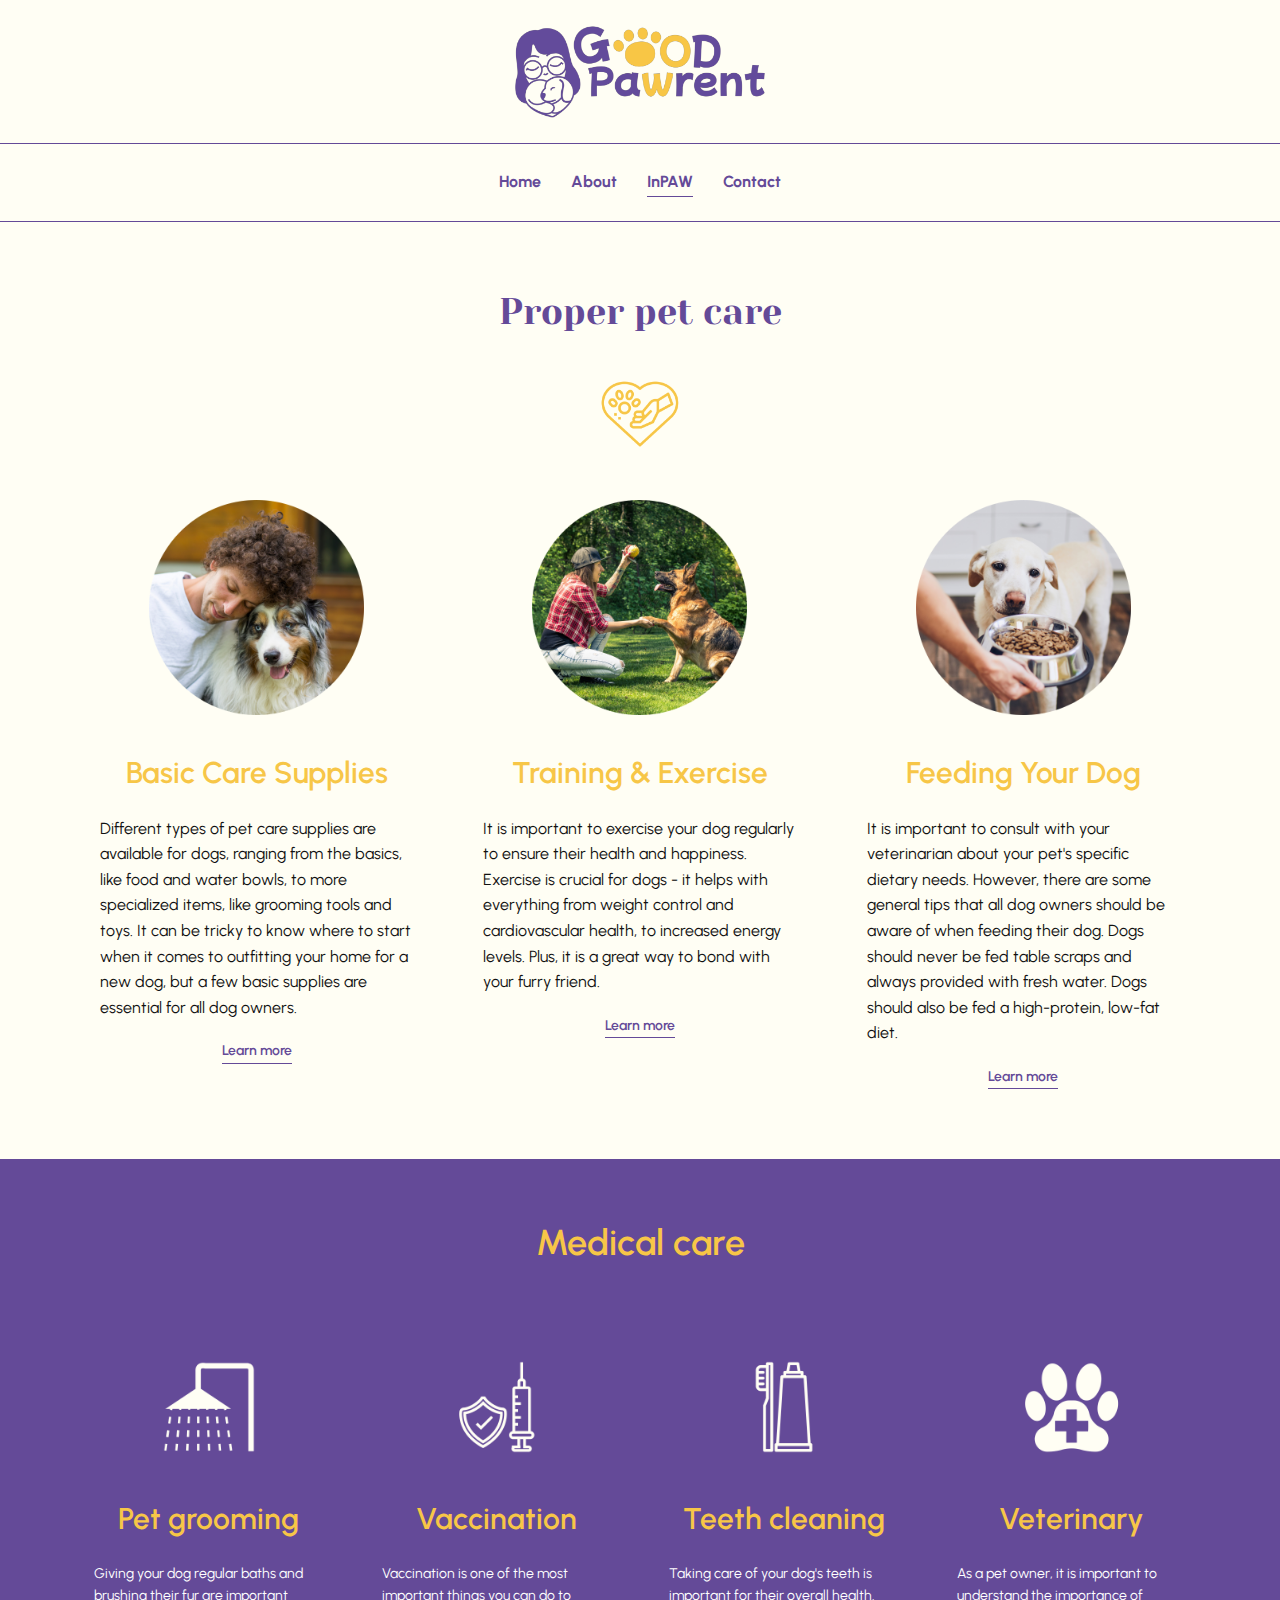
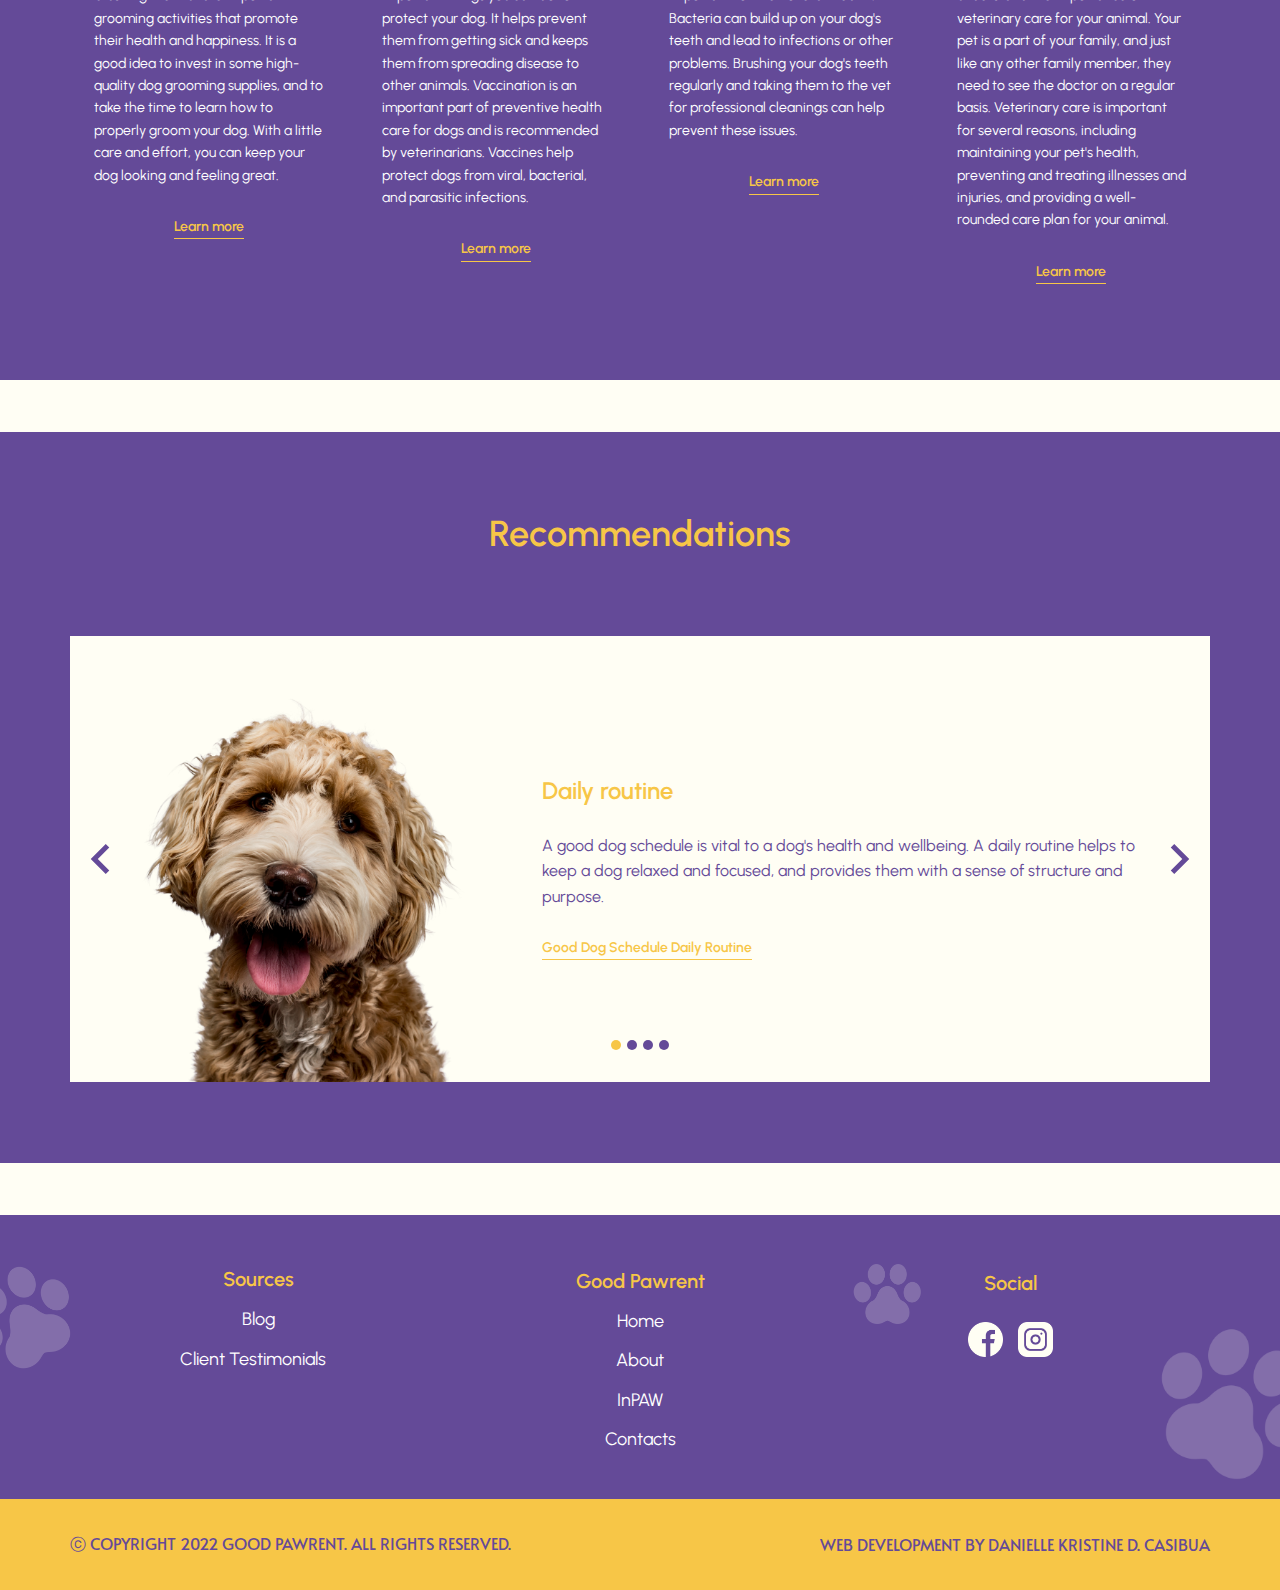
<file: inpaw.html>
<!DOCTYPE html>
<html style="font-size: 16px;" lang="en"><head>
    <meta name="viewport" content="width=device-width, initial-scale=1.0">
    <meta charset="utf-8">
    <meta name="keywords" content="">
    <meta name="description" content="">
    <title>InPAW</title>
    <link rel="stylesheet" href="css/style.css" media="screen">
<link rel="stylesheet" href="css/inpaw.css" media="screen">
    <script class="u-script" type="text/javascript" src="css/jquery.js" defer=""></script>
    <script class="u-script" type="text/javascript" src="css/style.js" defer=""></script>
    <link id="u-page-google-font" rel="stylesheet" href="https://fonts.googleapis.com/css?family=Yeseva+One:400|Urbanist:100,100i,200,200i,300,300i,400,400i,500,500i,600,600i,700,700i,800,800i,900,900i|Alata:400">
    <link rel="icon" href="images/favicon.png">
    
    
    <script type="application/ld+json">{
		"@context": "http://schema.org",
		"@type": "Organization",
		"name": "good pawrent"
}</script>
    <meta name="theme-color" content="#478ac9">
    <meta property="og:title" content="InPAW">
    <meta property="og:description" content="">
    <meta property="og:type" content="website">
  </head>
  <body class="u-body u-custom-color-1 u-xl-mode" data-lang="en"><header class="u-border-1 u-border-custom-color-1 u-border-no-left u-border-no-right u-border-no-top u-clearfix u-custom-color-3 u-header u-sticky u-sticky-6cf4 u-header" id="sec-4fe6" data-animation-name="" data-animation-duration="0" data-animation-delay="0" data-animation-direction=""><img class="u-align-center u-enable-responsive u-image u-image-contain u-image-default u-preserve-proportions u-image-1" src="images/good-pawrent-logo.png" alt="" data-image-width="1080" data-image-height="331"><div class="u-align-center-xs u-border-1 u-border-custom-color-1 u-expanded-width-lg u-expanded-width-md u-expanded-width-sm u-expanded-width-xl u-line u-line-horizontal u-line-1"></div><nav class="u-align-center u-menu u-menu-one-level u-offcanvas u-menu-1" data-responsive-from="MD">
        <div class="menu-collapse u-custom-font" style="font-size: 1rem; letter-spacing: 0px; font-family: Urbanist; font-weight: 700;">
          <a class="u-button-style u-custom-active-border-color u-custom-active-color u-custom-border u-custom-border-color u-custom-border-radius u-custom-borders u-custom-color u-custom-hover-border-color u-custom-hover-color u-custom-left-right-menu-spacing u-custom-padding-bottom u-custom-text-active-color u-custom-text-color u-custom-text-hover-color u-custom-top-bottom-menu-spacing u-nav-link u-text-active-palette-1-base u-text-custom-color-1 u-text-hover-palette-2-base" href="#" style="font-size: calc(1em + 22px);">
            <svg class="u-svg-link" viewBox="0 0 24 24"><use xmlns:xlink="http://www.w3.org/1999/xlink" xlink:href="#menu-hamburger"></use></svg>
            <svg class="u-svg-content" version="1.1" id="menu-hamburger" viewBox="0 0 16 16" x="0px" y="0px" xmlns:xlink="http://www.w3.org/1999/xlink" xmlns="http://www.w3.org/2000/svg"><g><rect y="1" width="16" height="2"></rect><rect y="7" width="16" height="2"></rect><rect y="13" width="16" height="2"></rect>
</g></svg>
          </a>
        </div>
        <div class="u-custom-menu u-nav-container">
          <ul class="u-custom-font u-nav u-spacing-30 u-unstyled u-nav-1"><li class="u-nav-item"><a class="u-border-1 u-border-active-custom-color-1 u-border-hover-custom-color-2 u-border-no-left u-border-no-right u-border-no-top u-button-style u-nav-link u-text-active-custom-color-1 u-text-custom-color-1 u-text-hover-custom-color-2" href="index.html" style="padding: 6px 0px;">Home</a>
</li><li class="u-nav-item"><a class="u-border-1 u-border-active-custom-color-1 u-border-hover-custom-color-2 u-border-no-left u-border-no-right u-border-no-top u-button-style u-nav-link u-text-active-custom-color-1 u-text-custom-color-1 u-text-hover-custom-color-2" href="about.html" style="padding: 6px 0px;">About</a>
</li><li class="u-nav-item"><a class="u-border-1 u-border-active-custom-color-1 u-border-hover-custom-color-2 u-border-no-left u-border-no-right u-border-no-top u-button-style u-nav-link u-text-active-custom-color-1 u-text-custom-color-1 u-text-hover-custom-color-2" href="inpaw.html" style="padding: 6px 0px;">InPAW</a>
</li><li class="u-nav-item"><a class="u-border-1 u-border-active-custom-color-1 u-border-hover-custom-color-2 u-border-no-left u-border-no-right u-border-no-top u-button-style u-nav-link u-text-active-custom-color-1 u-text-custom-color-1 u-text-hover-custom-color-2" href="contact.html" style="padding: 6px 0px;">Contact</a>
</li></ul>
        </div>
        <div class="u-custom-menu u-nav-container-collapse">
          <div class="u-container-style u-custom-color-1 u-inner-container-layout u-opacity u-opacity-85 u-sidenav">
            <div class="u-inner-container-layout u-sidenav-overflow">
              <div class="u-menu-close"></div>
              <ul class="u-align-center u-custom-font u-nav u-popupmenu-items u-text-active-custom-color-2 u-text-custom-color-2 u-text-hover-custom-color-3 u-unstyled u-nav-2"><li class="u-nav-item"><a class="u-button-style u-nav-link" href="index.html">Home</a>
</li><li class="u-nav-item"><a class="u-button-style u-nav-link" href="about.html">About</a>
</li><li class="u-nav-item"><a class="u-button-style u-nav-link" href="inpaw.html">InPAW</a>
</li><li class="u-nav-item"><a class="u-button-style u-nav-link" href="contact.html">Contact</a>
</li></ul>
            </div>
          </div>
          <div class="u-custom-color-3 u-menu-overlay u-opacity u-opacity-60"></div>
        </div>
      </nav></header>
    <section class="u-align-center u-clearfix u-custom-color-3 u-section-1" id="sec-b7c6">
      <div class="u-align-left u-clearfix u-sheet u-valign-middle-lg u-valign-middle-md u-valign-middle-sm u-valign-middle-xs u-sheet-1">
        <h2 class="u-custom-font u-text u-text-custom-color-1 u-text-default u-text-1">Proper pet care</h2>
        <img class="u-image u-image-contain u-image-default u-preserve-proportions u-image-1" src="images/icon-5.png" alt="" data-image-width="1080" data-image-height="1080">
        <div class="u-expanded-width u-list u-list-1">
          <div class="u-repeater u-repeater-1">
            <div class="u-container-style u-list-item u-repeater-item">
              <div class="u-container-layout u-similar-container u-container-layout-1"><span class="u-file-icon u-icon u-icon-1"><img src="images/inpaw-photo-1.png" alt=""></span>
                <h3 class="u-align-center u-custom-font u-text u-text-custom-color-2 u-text-default u-text-2"> Basic Care Supplies </h3>
                <p class="u-align-left u-custom-font u-text u-text-3"> Different types of pet care supplies are available for dogs, ranging from the basics, like food and water bowls, to more specialized items, like grooming tools and toys. It can be tricky to know where to start when it comes to outfitting your home for a new dog, but a few basic supplies are essential for all dog owners.</p>
                <a href="https://www.fetchfind.com/blog/10-essential-pet-care-supplies-for-dogs/" class="u-active-none u-border-1 u-border-active-custom-color-2 u-border-custom-color-1 u-border-hover-custom-color-2 u-border-no-left u-border-no-right u-border-no-top u-btn u-button-style u-custom-font u-hover-none u-none u-text-active-custom-color-2 u-text-custom-color-1 u-text-hover-custom-color-2 u-btn-1" target="_blank">Learn more</a>
              </div>
            </div>
            <div class="u-align-center u-container-style u-list-item u-repeater-item">
              <div class="u-container-layout u-similar-container u-container-layout-2"><span class="u-file-icon u-icon u-icon-2"><img src="images/inpaw-photo-2.png" alt=""></span>
                <h3 class="u-align-center u-custom-font u-text u-text-custom-color-2 u-text-default u-text-4">Training &amp; Exercise</h3>
                <p class="u-align-left u-custom-font u-text u-text-5"> It is important to exercise your dog regularly to ensure their health and happiness. Exercise is crucial for dogs - it helps with everything from weight control and cardiovascular health, to increased energy levels. Plus, it is a great way to bond with your furry friend.</p>
                <a href="https://petcube.com/blog/indoor-dog-exercise/" class="u-active-none u-border-1 u-border-active-custom-color-2 u-border-custom-color-1 u-border-hover-custom-color-2 u-border-no-left u-border-no-right u-border-no-top u-btn u-button-style u-custom-font u-hover-none u-none u-text-active-custom-color-2 u-text-custom-color-1 u-text-hover-custom-color-2 u-btn-2" target="_blank">Learn more</a>
              </div>
            </div>
            <div class="u-container-style u-list-item u-repeater-item">
              <div class="u-container-layout u-similar-container u-container-layout-3"><span class="u-file-icon u-icon u-icon-3"><img src="images/inpaw-photo-3.png" alt=""></span>
                <h3 class="u-align-center u-custom-font u-text u-text-custom-color-2 u-text-default u-text-6"> Feeding Your Dog</h3>
                <p class="u-align-left u-custom-font u-text u-text-7"> It is important to consult with your veterinarian about your pet's specific dietary needs. However, there are some general tips that all dog owners should be aware of when feeding their dog. Dogs should never be fed table scraps and always provided with fresh water. Dogs should also be fed a high-protein, low-fat diet.</p>
                <a href="https://www.thesprucepets.com/dog-food-basics-1118454" class="u-active-none u-border-1 u-border-active-custom-color-2 u-border-custom-color-1 u-border-hover-custom-color-2 u-border-no-left u-border-no-right u-border-no-top u-btn u-button-style u-custom-font u-hover-none u-none u-text-active-custom-color-2 u-text-custom-color-1 u-text-hover-custom-color-2 u-btn-3" target="_blank">Learn more</a>
              </div>
            </div>
          </div>
        </div>
      </div>
    </section>
    <section class="u-align-center u-clearfix u-custom-color-1 u-section-2" id="sec-a97d">
      <div class="u-align-left u-clearfix u-sheet u-valign-middle-lg u-valign-middle-md u-valign-middle-sm u-valign-middle-xs u-sheet-1">
        <h2 class="u-custom-font u-text u-text-custom-color-2 u-text-default u-text-1">Medical care</h2>
        <div class="u-expanded-width u-list u-list-1">
          <div class="u-repeater u-repeater-1">
            <div class="u-container-style u-list-item u-repeater-item">
              <div class="u-container-layout u-similar-container u-valign-top u-container-layout-1"><span class="u-file-icon u-icon u-icon-1"><img src="images/icon-6.png" alt=""></span>
                <h3 class="u-align-center u-custom-font u-text u-text-custom-color-2 u-text-default u-text-2">Pet grooming</h3>
                <p class="u-align-left u-custom-font u-text u-text-3"> Giving your dog regular baths and brushing their fur are important grooming activities that promote their health and happiness. It is a good idea to invest in some high-quality dog grooming supplies, and to take the time to learn how to properly groom your dog. With a little care and effort, you can keep your dog looking and feeling great.</p>
                <a href="https://www.bpanimalhospital.com/post/the-importance-of-pet-grooming/#:~:text=With%20proper%20pet%20grooming%2C%20you,underlying%20conditions%20or%20diseases%20early." class="u-active-none u-border-1 u-border-active-custom-color-3 u-border-custom-color-2 u-border-hover-custom-color-3 u-border-no-left u-border-no-right u-border-no-top u-btn u-button-style u-custom-font u-hover-none u-none u-text-active-custom-color-3 u-text-custom-color-2 u-text-hover-custom-color-3 u-btn-1" target="_blank">Learn more</a>
              </div>
            </div>
            <div class="u-align-center u-container-style u-list-item u-repeater-item">
              <div class="u-container-layout u-similar-container u-valign-top u-container-layout-2"><span class="u-file-icon u-icon u-icon-2"><img src="images/icon-7.png" alt=""></span>
                <h3 class="u-align-center u-custom-font u-text u-text-custom-color-2 u-text-default u-text-4">Vaccination</h3>
                <p class="u-align-left u-custom-font u-text u-text-5"> Vaccination is one of the most important things you can do to protect your dog. It helps prevent them from getting sick and keeps them from spreading disease to other animals. Vaccination is an important part of preventive health care for dogs and is recommended by veterinarians. Vaccines help protect dogs from viral, bacterial, and parasitic infections.</p>
                <a href="https://www.mygavet.com/services/dogs/dog-vaccinations" class="u-active-none u-border-1 u-border-active-custom-color-3 u-border-custom-color-2 u-border-hover-custom-color-3 u-border-no-left u-border-no-right u-border-no-top u-btn u-button-style u-custom-font u-hover-none u-none u-text-active-custom-color-3 u-text-custom-color-2 u-text-hover-custom-color-3 u-btn-2" target="_blank">Learn more</a>
              </div>
            </div>
            <div class="u-container-style u-list-item u-repeater-item">
              <div class="u-container-layout u-similar-container u-valign-top u-container-layout-3"><span class="u-file-icon u-icon u-icon-3"><img src="images/icon-8.png" alt=""></span>
                <h3 class="u-align-center u-custom-font u-text u-text-custom-color-2 u-text-default u-text-6">Teeth cleaning</h3>
                <p class="u-align-left u-custom-font u-text u-text-7"> Taking care of your dog's teeth is important for their overall health. Bacteria can build up on your dog's teeth and lead to infections or other problems. Brushing your dog's teeth regularly and taking them to the vet for professional cleanings can help prevent these issues.</p>
                <a href="https://www.akc.org/expert-advice/health/keep-dog-teeth-clean/" class="u-active-none u-border-1 u-border-active-custom-color-3 u-border-custom-color-2 u-border-hover-custom-color-3 u-border-no-left u-border-no-right u-border-no-top u-btn u-button-style u-custom-font u-hover-none u-none u-text-active-custom-color-3 u-text-custom-color-2 u-text-hover-custom-color-3 u-btn-3" target="_blank">Learn more</a>
              </div>
            </div>
            <div class="u-container-style u-list-item u-repeater-item">
              <div class="u-container-layout u-similar-container u-valign-top u-container-layout-4"><span class="u-file-icon u-icon u-icon-4"><img src="images/icon-9.png" alt=""></span>
                <h3 class="u-align-center u-custom-font u-text u-text-custom-color-2 u-text-default u-text-8">Veterinary</h3>
                <p class="u-align-left u-custom-font u-text u-text-9"> As a pet owner, it is important to understand the importance of veterinary care for your animal. Your pet is a part of your family, and just like any other family member, they need to see the doctor on a regular basis. Veterinary care is important for several reasons, including maintaining your pet's health, preventing and treating illnesses and injuries, and providing a well-rounded care plan for your animal.</p>
                <a href="https://www.msdvetmanual.com/dog-owners/routine-care-and-breeding-of-dogs/routine-health-care-of-dogs" class="u-active-none u-border-1 u-border-active-custom-color-3 u-border-custom-color-2 u-border-hover-custom-color-3 u-border-no-left u-border-no-right u-border-no-top u-btn u-button-style u-custom-font u-hover-none u-none u-text-active-custom-color-3 u-text-custom-color-2 u-text-hover-custom-color-3 u-btn-4" target="_blank">Learn more</a>
              </div>
            </div>
          </div>
        </div>
      </div>
    </section>
    <section class="u-clearfix u-custom-color-3 u-section-3" id="sec-3b54">
      <div class="u-clearfix u-sheet u-sheet-1"></div>
    </section>
    <section class="u-align-center u-clearfix u-custom-color-1 u-section-4" id="sec-0d4b">
      <div class="u-clearfix u-sheet u-valign-middle-xs u-sheet-1">
        <h2 class="u-custom-font u-text u-text-custom-color-2 u-text-default u-text-1">Recommendations</h2>
        <div id="carousel-5989" data-interval="5000" data-u-ride="carousel" class="u-carousel u-expanded-width u-slider u-slider-1">
          <ol class="u-absolute-hcenter u-carousel-indicators u-carousel-indicators-1">
            <li data-u-target="#carousel-5989" class="u-active u-active-custom-color-2 u-custom-color-1 u-hover-custom-color-1 u-shape-circle" data-u-slide-to="0" style="width: 10px; height: 10px;"></li>
            <li data-u-target="#carousel-5989" class="u-active-custom-color-2 u-custom-color-1 u-hover-custom-color-1 u-shape-circle" data-u-slide-to="1" style="width: 10px; height: 10px;"></li>
            <li data-u-target="#carousel-5989" class="u-active-custom-color-2 u-custom-color-1 u-hover-custom-color-1 u-shape-circle" data-u-slide-to="2" style="width: 10px; height: 10px;"></li>
            <li data-u-target="#carousel-5989" class="u-active-custom-color-2 u-custom-color-1 u-hover-custom-color-1 u-shape-circle" data-u-slide-to="3" style="width: 10px; height: 10px;"></li>
          </ol>
          <div class="u-carousel-inner" role="listbox">
            <div class="u-active u-align-left u-carousel-item u-container-style u-custom-color-3 u-slide u-carousel-item-1">
              <div class="u-container-layout u-container-layout-1"><span class="u-file-icon u-icon u-icon-1"><img src="images/inpaw-photo-4.png" alt=""></span>
                <h4 class="u-align-left u-custom-font u-text u-text-custom-color-2 u-text-2">Daily routine<br>
                </h4>
                <p class="u-align-left u-custom-font u-large-text u-text u-text-custom-color-1 u-text-variant u-text-3"> A good dog schedule is vital to a dog's health and wellbeing.&nbsp;A daily routine helps to keep a dog relaxed and focused, and provides them with a sense of structure and purpose.&nbsp;</p>
                <a href="https://dogo.app/good-dog-schedule-daily-routine/" class="u-active-none u-border-1 u-border-active-custom-color-1 u-border-custom-color-2 u-border-hover-custom-color-1 u-border-no-left u-border-no-right u-border-no-top u-btn u-button-style u-custom-font u-hover-none u-none u-text-active-custom-color-1 u-text-custom-color-2 u-text-hover-custom-color-1 u-btn-1" target="_blank">Good Dog Schedule Daily Routine</a>
              </div>
            </div>
            <div class="u-align-left u-carousel-item u-container-style u-custom-color-3 u-slide u-carousel-item-2">
              <div class="u-container-layout u-container-layout-2"><span class="u-file-icon u-icon u-icon-2"><img src="images/inpaw-photo-5.png" alt=""></span>
                <h4 class="u-align-left u-custom-font u-text u-text-custom-color-2 u-text-4">Training<br>
                </h4>
                <p class="u-align-left u-custom-font u-large-text u-text u-text-custom-color-1 u-text-variant u-text-5"> Training your dog can also be beneficial for their health and safety. Dogs that know how to listen to their owners are less likely to run into traffic or other dangers. Training can also help to reduce stress and anxiety in dogs, as they will know what is expected of them. A well-trained dog is a safer and happier dog, so it's worth taking the time to train your furry friend.</p>
                <a href="https://www.smalldoorvet.com/learning-center/behavior/top-10-dog-training-tips" class="u-active-none u-border-1 u-border-active-custom-color-1 u-border-custom-color-2 u-border-hover-custom-color-1 u-border-no-left u-border-no-right u-border-no-top u-btn u-button-style u-custom-font u-hover-none u-none u-text-active-custom-color-1 u-text-custom-color-2 u-text-hover-custom-color-1 u-btn-2" target="_blank">Top 10 Dog Training Tips</a>
              </div>
            </div>
            <div class="u-align-left u-carousel-item u-container-style u-custom-color-3 u-slide u-carousel-item-3">
              <div class="u-container-layout u-container-layout-3"><span class="u-file-icon u-icon u-icon-3"><img src="images/inpaw-photo-6.png" alt=""></span>
                <h4 class="u-align-left u-custom-font u-text u-text-custom-color-2 u-text-6">Food<br>
                </h4>
                <p class="u-align-left u-custom-font u-large-text u-text u-text-custom-color-1 u-text-variant u-text-7"> The best food for your dog is one that is nutritionally complete and balanced. It should have all the nutrients that your dog needs in order to stay healthy. There are many different types of dog food on the market, so it is important to do your research in order to find the best food for your dog.</p>
                <a href="https://www.nbcnews.com/select/shopping/best-dog-food-ncna1189551" class="u-active-none u-border-1 u-border-active-custom-color-1 u-border-custom-color-2 u-border-hover-custom-color-1 u-border-no-left u-border-no-right u-border-no-top u-btn u-button-style u-custom-font u-hover-none u-none u-text-active-custom-color-1 u-text-custom-color-2 u-text-hover-custom-color-1 u-btn-3" target="_blank">Best Dog Food</a>
              </div>
            </div>
            <div class="u-align-left u-carousel-item u-container-style u-custom-color-3 u-slide u-carousel-item-4">
              <div class="u-container-layout u-container-layout-4"><span class="u-file-icon u-icon u-icon-4"><img src="images/inpaw-photo-7.png" alt=""></span>
                <h4 class="u-align-left u-custom-font u-text u-text-custom-color-2 u-text-8">Veterinarians<br>
                </h4>
                <p class="u-align-left u-custom-font u-large-text u-text u-text-custom-color-1 u-text-variant u-text-9"> The vet clinic for dogs is a great place to take your four-legged friend when they need medical attention. From vaccinations to check-ups and surgeries, the clinic offers a wide variety of services to keep your pooch healthy and happy.</p>
                <a href="https://www.theweddingvowsg.com/popular-veterinary-clinics-philippines/" class="u-active-none u-border-1 u-border-active-custom-color-1 u-border-custom-color-2 u-border-hover-custom-color-1 u-border-no-left u-border-no-right u-border-no-top u-btn u-button-style u-custom-font u-hover-none u-none u-text-active-custom-color-1 u-text-custom-color-2 u-text-hover-custom-color-1 u-btn-4" target="_blank">10 Best Veterinary Clinics in the PH</a>
              </div>
            </div>
          </div>
          <a class="u-absolute-vcenter u-carousel-control u-carousel-control-prev u-spacing-15 u-text-custom-color-1 u-text-hover-custom-color-2 u-carousel-control-1" href="#carousel-5989" role="button" data-u-slide="prev">
            <span aria-hidden="true">
              <svg viewBox="0 0 256 256"><g><polygon points="207.093,30.187 176.907,0 48.907,128 176.907,256 207.093,225.813 109.28,128"></polygon>
</g></svg>
            </span>
            <span class="sr-only">
              <svg viewBox="0 0 256 256"><g><polygon points="207.093,30.187 176.907,0 48.907,128 176.907,256 207.093,225.813 109.28,128"></polygon>
</g></svg>
            </span>
          </a>
          <a class="u-absolute-vcenter u-carousel-control u-carousel-control-next u-spacing-15 u-text-custom-color-1 u-text-hover-custom-color-2 u-carousel-control-2" href="#carousel-5989" role="button" data-u-slide="next">
            <span aria-hidden="true">
              <svg viewBox="0 0 306 306"><g id="chevron-right"><polygon points="94.35,0 58.65,35.7 175.95,153 58.65,270.3 94.35,306 247.35,153"></polygon>
</g></svg>
            </span>
            <span class="sr-only">
              <svg viewBox="0 0 306 306"><g id="chevron-right"><polygon points="94.35,0 58.65,35.7 175.95,153 58.65,270.3 94.35,306 247.35,153"></polygon>
</g></svg>
            </span>
          </a>
        </div>
      </div>
    </section>
    <section class="u-clearfix u-custom-color-3 u-section-5" id="carousel_636d">
      <div class="u-clearfix u-sheet u-sheet-1"></div>
    </section>
    <section class="u-clearfix u-custom-color-1 u-section-6" id="sec-c1df">
      <div class="u-clearfix u-sheet u-sheet-1">
        <img class="u-image u-image-default u-preserve-proportions u-image-1" src="images/paw-7.png" alt="" data-image-width="1080" data-image-height="1080">
        <img class="u-image u-image-default u-preserve-proportions u-image-2" src="images/paw-5.png" alt="" data-image-width="1080" data-image-height="1080">
        <img class="u-image u-image-default u-preserve-proportions u-image-3" src="images/paw-6.png" alt="" data-image-width="1080" data-image-height="1080">
        <div class="u-clearfix u-group-elements u-group-elements-1"></div>
        <div class="u-clearfix u-group-elements u-group-elements-2">
          <h6 class="u-align-center u-custom-font u-text u-text-custom-color-2 u-text-default u-text-1">Sources</h6>
          <h6 class="u-align-center u-custom-font u-text u-text-default u-text-2">Blog</h6>
          <h6 class="u-align-center u-custom-font u-text u-text-default u-text-3">Client Testimonials</h6>
        </div>
        <div class="u-clearfix u-container-align-center-lg u-container-align-center-md u-container-align-center-sm u-container-align-center-xl u-container-align-left-xs u-group-elements u-group-elements-3">
          <h6 class="u-align-center-lg u-align-center-md u-align-center-sm u-align-center-xl u-align-left-xs u-custom-font u-text u-text-custom-color-2 u-text-4">Good Pawrent</h6>
          <h6 class="u-align-center-lg u-align-center-md u-align-center-sm u-align-center-xl u-align-left-xs u-custom-font u-text u-text-5">Home</h6>
          <h6 class="u-align-center-lg u-align-center-md u-align-center-sm u-align-center-xl u-align-left-xs u-custom-font u-text u-text-6">About</h6>
          <h6 class="u-align-center-lg u-align-center-md u-align-center-sm u-align-center-xl u-align-left-xs u-custom-font u-text u-text-default u-text-7">InPAW</h6>
          <h6 class="u-align-center-lg u-align-center-md u-align-center-sm u-align-center-xl u-align-left-xs u-custom-font u-text u-text-8">Contacts</h6>
        </div>
        <div class="u-clearfix u-group-elements u-group-elements-4">
          <h6 class="u-align-center-lg u-align-center-md u-align-center-sm u-align-center-xl u-align-left-xs u-custom-font u-text u-text-custom-color-2 u-text-9">Social</h6>
          <div class="u-clearfix u-expanded-width u-group-elements u-group-elements-5">
            <h6 class="u-align-center u-custom-font u-text u-text-10"><span class="u-file-icon u-icon u-icon-1"><img src="images/ig-icon.png" alt=""></span>
            </h6>
            <h6 class="u-align-center u-custom-font u-text u-text-custom-color-2 u-text-11"><span class="u-file-icon u-icon u-icon-2"><img src="images/fb-icon.png" alt=""></span>
            </h6>
          </div>
          <h6 class="u-align-center-lg u-align-center-md u-align-center-sm u-align-center-xl u-align-left-xs u-custom-font u-text u-text-custom-color-2 u-text-12"></h6>
        </div>
      </div>
    </section>
    
    
    <footer class="u-align-center u-clearfix u-custom-color-2 u-footer u-footer" id="sec-ace1"><div class="u-clearfix u-sheet u-sheet-1">
        <p class="u-align-center-xs u-custom-font u-text u-text-custom-color-1 u-text-default-lg u-text-default-md u-text-default-sm u-text-default-xl u-text-1"> ⓒ COPYRIGHT 2022 GOOD PAWRENT. ALL RIGHTS RESERVED.&nbsp;<br>
        </p>
        <p class="u-align-center-xs u-custom-font u-text u-text-custom-color-1 u-text-default-lg u-text-default-md u-text-default-sm u-text-default-xl u-text-2"> WEB DEVELOPMENT BY DANIELLE KRISTINE D. CASIBUA<br>
        </p>
      </div></footer>
  
</body></html>
</file>
